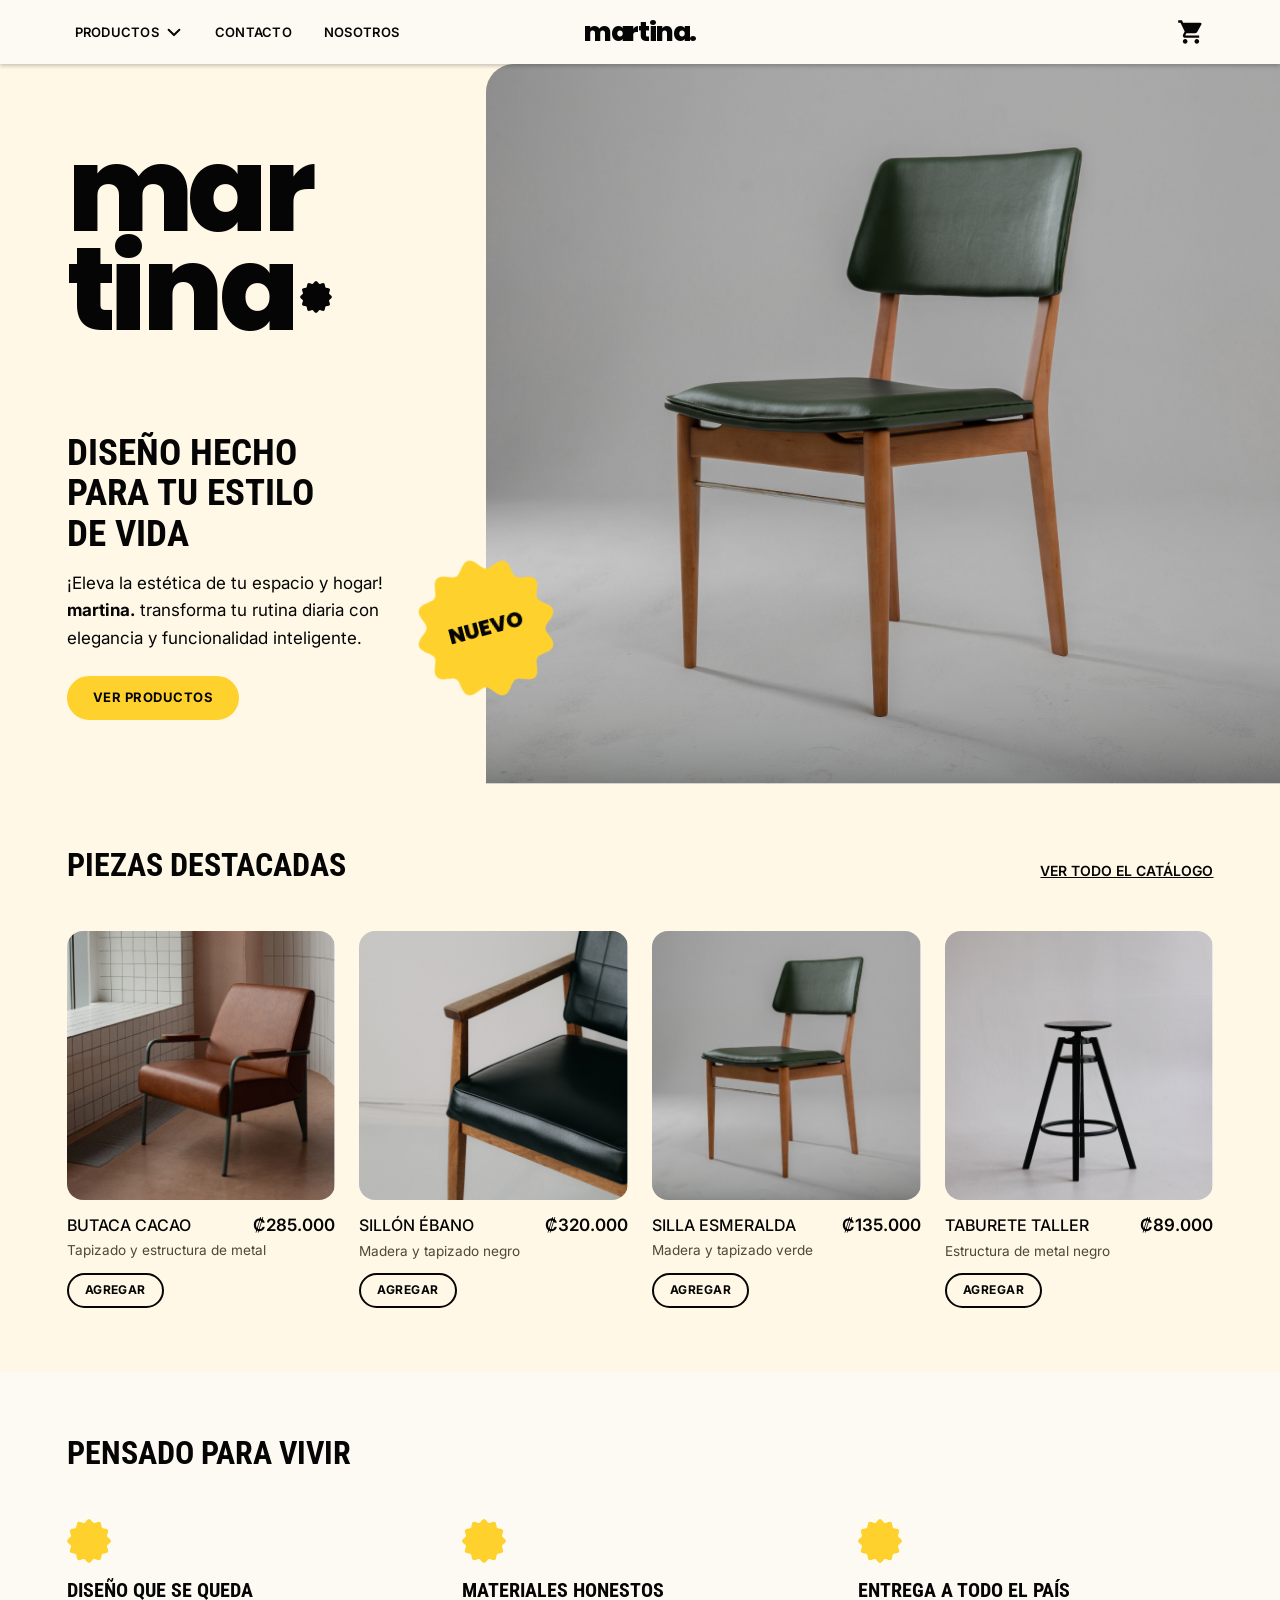
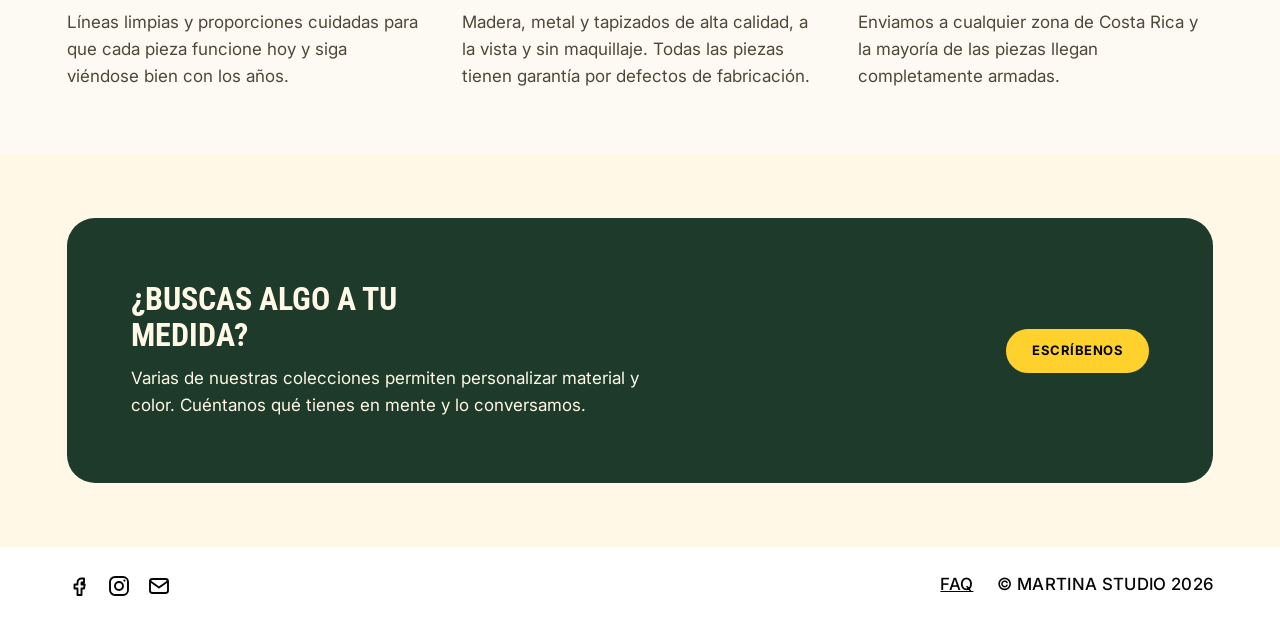
<file: index.html>
<!DOCTYPE html>
<html lang="es-CR">
<head>
  <meta charset="utf-8">
  <meta name="viewport" content="width=device-width, initial-scale=1">
  <title>martina. | Diseño hecho para tu estilo de vida</title>
  <meta name="description" content="martina. studio: mobiliario contemporáneo que une arquitectura, forma y funcionalidad. Sillas, butacas y taburetes con envío a todo Costa Rica.">
  <link rel="icon" href="img/favicon.svg" type="image/svg+xml">

  <!-- Bootstrap (desde CDN) -->
  <link rel="stylesheet" href="https://cdn.jsdelivr.net/npm/bootstrap@5.3.2/dist/css/bootstrap.min.css">
  <!-- Tipografías: Poppins (logo), Roboto Condensed (títulos), Inter (texto) -->
  <link rel="preconnect" href="https://fonts.googleapis.com">
  <link rel="preconnect" href="https://fonts.gstatic.com" crossorigin>
  <link rel="stylesheet" href="https://fonts.googleapis.com/css2?family=Inter:wght@300;400;500;600;700&family=Poppins:wght@800&family=Roboto+Condensed:wght@700&display=swap">
  <!-- Nuestros estilos (después de Bootstrap para poder personalizarlo) -->
  <link rel="stylesheet" href="css/estilos.css">
</head>
<body>
  <a class="salto" href="#contenido">Saltar al contenido</a>
  <header class="site-header">
    <nav class="navbar navbar-expand-lg" aria-label="Principal">
      <div class="container-fluid barra">
        <button class="navbar-toggler" type="button" data-bs-toggle="collapse" data-bs-target="#menu" aria-controls="menu" aria-expanded="false" aria-label="Abrir menú">
          <span class="navbar-toggler-icon"></span>
        </button>

        <div class="collapse navbar-collapse" id="menu">
          <ul class="navbar-nav align-items-lg-center gap-lg-3">
            <li class="nav-item dropdown">
              <div class="pastilla">
                <a class="nav-link" href="productos.html">Productos</a>
                <button class="nav-link dropdown-toggle flecha" type="button" data-bs-toggle="dropdown" aria-expanded="false">
                  <span class="visually-hidden">Mostrar categorías</span>
                </button>
                <ul class="dropdown-menu">
                  <li><a class="dropdown-item" href="productos.html">Todos los productos</a></li>
                  <li><a class="dropdown-item" href="productos.html#sillas">Sillas</a></li>
                  <li><a class="dropdown-item" href="productos.html#butacas">Butacas</a></li>
                  <li><a class="dropdown-item" href="productos.html#taburetes">Taburetes</a></li>
                  <li><a class="dropdown-item" href="productos.html#mecedoras">Mecedoras</a></li>
                </ul>
              </div>
            </li>
            <li class="nav-item"><a class="nav-link pastilla" href="contacto.html">Contacto</a></li>
            <li class="nav-item"><a class="nav-link pastilla" href="nosotros.html">Nosotros</a></li>
          </ul>
        </div>

        <a class="logo" href="index.html" aria-label="martina., ir al inicio">martina.</a>
        <a class="carrito-link" href="carrito.html" aria-label="Ver carrito de compras">
          <img src="img/icons/cart.svg" alt="" width="28" height="28">
        </a>
      </div>
    </nav>
  </header>

  <main id="contenido">
    <section class="hero" aria-labelledby="hero-titulo">
      <div class="hero-texto">
        <div class="wordmark hero-logo" role="img" aria-label="martina."><span aria-hidden="true">mar</span><span aria-hidden="true">tina<img class="punto" src="img/sello-negro.svg" alt=""></span></div>
        <div>
          <h1 class="hero-titulo" id="hero-titulo">Diseño hecho para tu estilo de vida</h1>
          <p class="hero-parrafo">¡Eleva la estética de tu espacio y hogar! <strong>martina.</strong> transforma tu rutina diaria con elegancia y funcionalidad inteligente.</p>
          <a class="btn btn-martina" href="productos.html">Ver productos</a>
        </div>
      </div>
      <div class="hero-foto">
        <!-- FOTO DEL INICIO: ideal 1600 x 1100 px (horizontal), JPG, menos de 250 KB.
             La actual (1182 x 860 px) funciona bien.
             La silla debe quedar al centro-derecha: el sello "NUEVO" tapa la esquina inferior izquierda. -->
        <img src="img/hero.jpg" width="1182" height="860" alt="Silla con asiento y respaldo tapizados en verde oscuro y patas de madera, sobre fondo gris">
        <span class="sello">Nuevo</span>
      </div>
    </section>

    <section class="seccion" aria-labelledby="destacados-titulo">
      <div class="contenedor">
        <div class="seccion-titulo">
          <h2 id="destacados-titulo">Piezas destacadas</h2>
          <a class="enlace-ver" href="productos.html">Ver todo el catálogo</a>
        </div>
        <ul class="rejilla rejilla-4">
        <li class="producto" id="butacas">
          <figure>
            <img src="img/butaca-cacao.jpg" alt="Butaca tapizada en marrón con estructura de metal verde oscuro junto a una ventana" width="274" height="284" loading="lazy">
          </figure>
          <div class="producto-datos">
            <h3 class="producto-nombre">Butaca Cacao</h3>
            <p class="producto-precio">₡285.000</p>
            <p class="producto-info">Tapizado y estructura de metal</p>
          </div>
          <a class="btn btn-martina-borde btn-chico" href="carrito.html">Agregar<span class="visually-hidden"> Butaca Cacao al carrito</span></a>
        </li>
        <li class="producto">
          <figure>
            <img src="img/sillon-ebano.jpg" alt="Detalle de sillón con brazos de madera y asiento tapizado en negro" width="274" height="284" loading="lazy">
          </figure>
          <div class="producto-datos">
            <h3 class="producto-nombre">Sillón Ébano</h3>
            <p class="producto-precio">₡320.000</p>
            <p class="producto-info">Madera y tapizado negro</p>
          </div>
          <a class="btn btn-martina-borde btn-chico" href="carrito.html">Agregar<span class="visually-hidden"> Sillón Ébano al carrito</span></a>
        </li>
        <li class="producto" id="sillas">
          <figure>
            <img src="img/silla-esmeralda.jpg" alt="Silla con asiento y respaldo tapizados en verde oscuro y patas de madera" width="274" height="284" loading="lazy">
          </figure>
          <div class="producto-datos">
            <h3 class="producto-nombre">Silla Esmeralda</h3>
            <p class="producto-precio">₡135.000</p>
            <p class="producto-info">Madera y tapizado verde</p>
          </div>
          <a class="btn btn-martina-borde btn-chico" href="carrito.html">Agregar<span class="visually-hidden"> Silla Esmeralda al carrito</span></a>
        </li>
        <li class="producto" id="taburetes">
          <figure>
            <img src="img/taburete-taller.jpg" alt="Taburete alto negro de metal con asiento redondo sobre fondo gris claro" width="274" height="284" loading="lazy">
          </figure>
          <div class="producto-datos">
            <h3 class="producto-nombre">Taburete Taller</h3>
            <p class="producto-precio">₡89.000</p>
            <p class="producto-info">Estructura de metal negro</p>
          </div>
          <a class="btn btn-martina-borde btn-chico" href="carrito.html">Agregar<span class="visually-hidden"> Taburete Taller al carrito</span></a>
        </li>
        </ul>
      </div>
    </section>

    <section class="seccion seccion-claro" aria-labelledby="valores-titulo">
      <div class="contenedor">
        <div class="seccion-titulo">
          <h2 id="valores-titulo">Pensado para vivir</h2>
        </div>
        <ul class="beneficios">
          <li>
            <h3>Diseño que se queda</h3>
            <p>Líneas limpias y proporciones cuidadas para que cada pieza funcione hoy y siga viéndose bien con los años.</p>
          </li>
          <li>
            <h3>Materiales honestos</h3>
            <p>Madera, metal y tapizados de alta calidad, a la vista y sin maquillaje. Todas las piezas tienen garantía por defectos de fabricación.</p>
          </li>
          <li>
            <h3>Entrega a todo el país</h3>
            <p>Enviamos a cualquier zona de Costa Rica y la mayoría de las piezas llegan completamente armadas.</p>
          </li>
        </ul>
      </div>
    </section>

    <section class="seccion" aria-labelledby="medida-titulo">
      <div class="contenedor">
        <div class="banda">
          <div>
            <h2 id="medida-titulo">¿Buscas algo a tu medida?</h2>
            <p>Varias de nuestras colecciones permiten personalizar material y color. Cuéntanos qué tienes en mente y lo conversamos.</p>
          </div>
          <a class="btn btn-martina" href="contacto.html">Escríbenos</a>
        </div>
      </div>
    </section>
  </main>

  <footer class="pie">
    <div class="pie-interior d-flex flex-wrap justify-content-between align-items-center gap-3">
      <ul class="list-unstyled d-flex gap-3 mb-0">
        <li><a href="https://www.facebook.com/martina.studio" target="_blank" rel="noopener noreferrer"><img src="img/icons/facebook.svg" alt="Facebook de martina. (se abre en una pestaña nueva)" width="24" height="24"></a></li>
        <li><a href="https://www.instagram.com/martina.studio" target="_blank" rel="noopener noreferrer"><img src="img/icons/instagram.svg" alt="Instagram de martina. (se abre en una pestaña nueva)" width="24" height="24"></a></li>
        <li><a href="mailto:martina@studio.com"><img src="img/icons/mail.svg" alt="Enviar correo a martina@studio.com" width="24" height="24"></a></li>
      </ul>
      <div class="d-flex flex-wrap align-items-center gap-2 gap-md-4">
        <a class="pie-texto" href="preguntas-frecuentes.html">FAQ</a>
        <p class="pie-texto">&copy; Martina Studio 2026</p>
      </div>
    </div>
  </footer>

  <!-- JavaScript de Bootstrap: hace funcionar el menú, el submenú y los acordeones -->
  <script src="https://cdn.jsdelivr.net/npm/bootstrap@5.3.2/dist/js/bootstrap.bundle.min.js"></script>
</body>
</html>
</file>
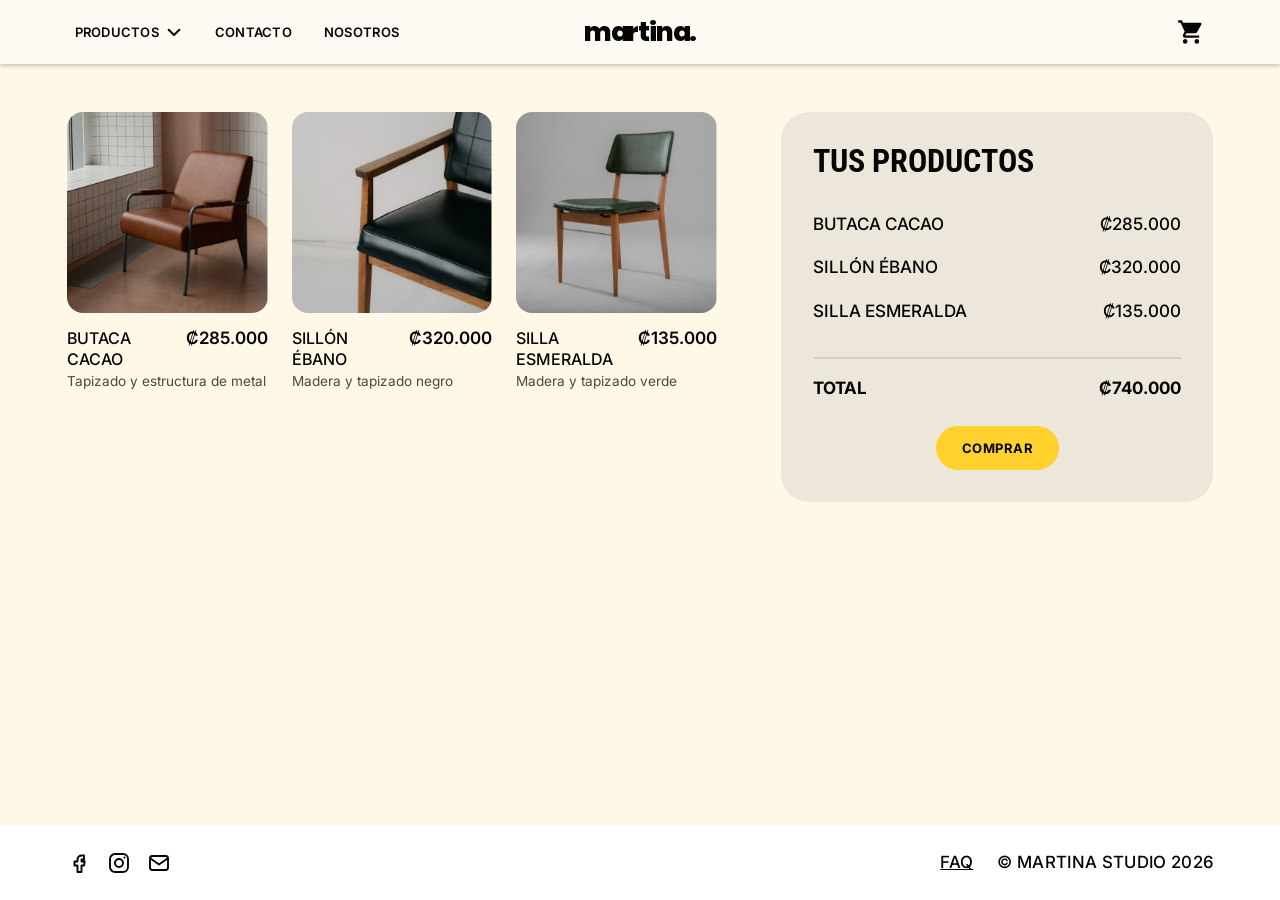
<file: carrito.html>
<!DOCTYPE html>
<html lang="es-CR">
<head>
  <meta charset="utf-8">
  <meta name="viewport" content="width=device-width, initial-scale=1">
  <title>Carrito | martina.</title>
  <meta name="description" content="Revisa tu carrito en martina. y confirma tu compra.">
  <link rel="icon" href="img/favicon.svg" type="image/svg+xml">

  <!-- Bootstrap (desde CDN) -->
  <link rel="stylesheet" href="https://cdn.jsdelivr.net/npm/bootstrap@5.3.2/dist/css/bootstrap.min.css">
  <!-- Tipografías: Poppins (logo), Roboto Condensed (títulos), Inter (texto) -->
  <link rel="preconnect" href="https://fonts.googleapis.com">
  <link rel="preconnect" href="https://fonts.gstatic.com" crossorigin>
  <link rel="stylesheet" href="https://fonts.googleapis.com/css2?family=Inter:wght@300;400;500;600;700&family=Poppins:wght@800&family=Roboto+Condensed:wght@700&display=swap">
  <!-- Nuestros estilos (después de Bootstrap para poder personalizarlo) -->
  <link rel="stylesheet" href="css/estilos.css">
</head>
<body>
  <a class="salto" href="#contenido">Saltar al contenido</a>
  <header class="site-header">
    <nav class="navbar navbar-expand-lg" aria-label="Principal">
      <div class="container-fluid barra">
        <button class="navbar-toggler" type="button" data-bs-toggle="collapse" data-bs-target="#menu" aria-controls="menu" aria-expanded="false" aria-label="Abrir menú">
          <span class="navbar-toggler-icon"></span>
        </button>

        <div class="collapse navbar-collapse" id="menu">
          <ul class="navbar-nav align-items-lg-center gap-lg-3">
            <li class="nav-item dropdown">
              <div class="pastilla">
                <a class="nav-link" href="productos.html">Productos</a>
                <button class="nav-link dropdown-toggle flecha" type="button" data-bs-toggle="dropdown" aria-expanded="false">
                  <span class="visually-hidden">Mostrar categorías</span>
                </button>
                <ul class="dropdown-menu">
                  <li><a class="dropdown-item" href="productos.html">Todos los productos</a></li>
                  <li><a class="dropdown-item" href="productos.html#sillas">Sillas</a></li>
                  <li><a class="dropdown-item" href="productos.html#butacas">Butacas</a></li>
                  <li><a class="dropdown-item" href="productos.html#taburetes">Taburetes</a></li>
                  <li><a class="dropdown-item" href="productos.html#mecedoras">Mecedoras</a></li>
                </ul>
              </div>
            </li>
            <li class="nav-item"><a class="nav-link pastilla" href="contacto.html">Contacto</a></li>
            <li class="nav-item"><a class="nav-link pastilla" href="nosotros.html">Nosotros</a></li>
          </ul>
        </div>

        <a class="logo" href="index.html" aria-label="martina., ir al inicio">martina.</a>
        <a class="carrito-link" href="carrito.html" aria-label="Ver carrito de compras" aria-current="page">
          <img src="img/icons/cart.svg" alt="" width="28" height="28">
        </a>
      </div>
    </nav>
  </header>

  <main id="contenido" class="carrito contenedor">
    <section aria-labelledby="carrito-titulo">
      <h1 class="visually-hidden" id="carrito-titulo">Carrito de compras</h1>
      <!-- Ejemplo de carrito con 3 productos (sitio estático, sin base de datos) -->
      <ul class="carrito-lista">
          <li class="producto">
            <figure>
              <img src="img/butaca-cacao.jpg" alt="Butaca tapizada en marrón con estructura de metal verde oscuro junto a una ventana" width="274" height="284" loading="lazy">
            </figure>
            <div class="producto-datos">
              <h3 class="producto-nombre">Butaca Cacao</h3>
              <p class="producto-precio">₡285.000</p>
              <p class="producto-info">Tapizado y estructura de metal</p>
            </div>
          </li>
          <li class="producto">
            <figure>
              <img src="img/sillon-ebano.jpg" alt="Detalle de sillón con brazos de madera y asiento tapizado en negro" width="274" height="284" loading="lazy">
            </figure>
            <div class="producto-datos">
              <h3 class="producto-nombre">Sillón Ébano</h3>
              <p class="producto-precio">₡320.000</p>
              <p class="producto-info">Madera y tapizado negro</p>
            </div>
          </li>
          <li class="producto">
            <figure>
              <img src="img/silla-esmeralda.jpg" alt="Silla con asiento y respaldo tapizados en verde oscuro y patas de madera" width="274" height="284" loading="lazy">
            </figure>
            <div class="producto-datos">
              <h3 class="producto-nombre">Silla Esmeralda</h3>
              <p class="producto-precio">₡135.000</p>
              <p class="producto-info">Madera y tapizado verde</p>
            </div>
          </li>
      </ul>
    </section>

    <aside class="resumen" aria-labelledby="resumen-titulo">
      <h2 id="resumen-titulo">Tus productos</h2>
      <ul>
          <li class="resumen-linea"><span>Butaca Cacao</span><span>₡285.000</span></li>
          <li class="resumen-linea"><span>Sillón Ébano</span><span>₡320.000</span></li>
          <li class="resumen-linea"><span>Silla Esmeralda</span><span>₡135.000</span></li>
      </ul>
      <p class="resumen-linea resumen-total"><span>Total</span><span>₡740.000</span></p>
      <a class="btn btn-martina" href="gracias.html">Comprar</a>
    </aside>
  </main>

  <footer class="pie">
    <div class="pie-interior d-flex flex-wrap justify-content-between align-items-center gap-3">
      <ul class="list-unstyled d-flex gap-3 mb-0">
        <li><a href="https://www.facebook.com/martina.studio" target="_blank" rel="noopener noreferrer"><img src="img/icons/facebook.svg" alt="Facebook de martina. (se abre en una pestaña nueva)" width="24" height="24"></a></li>
        <li><a href="https://www.instagram.com/martina.studio" target="_blank" rel="noopener noreferrer"><img src="img/icons/instagram.svg" alt="Instagram de martina. (se abre en una pestaña nueva)" width="24" height="24"></a></li>
        <li><a href="mailto:martina@studio.com"><img src="img/icons/mail.svg" alt="Enviar correo a martina@studio.com" width="24" height="24"></a></li>
      </ul>
      <div class="d-flex flex-wrap align-items-center gap-2 gap-md-4">
        <a class="pie-texto" href="preguntas-frecuentes.html">FAQ</a>
        <p class="pie-texto">&copy; Martina Studio 2026</p>
      </div>
    </div>
  </footer>

  <!-- JavaScript de Bootstrap: hace funcionar el menú, el submenú y los acordeones -->
  <script src="https://cdn.jsdelivr.net/npm/bootstrap@5.3.2/dist/js/bootstrap.bundle.min.js"></script>
</body>
</html>
</file>
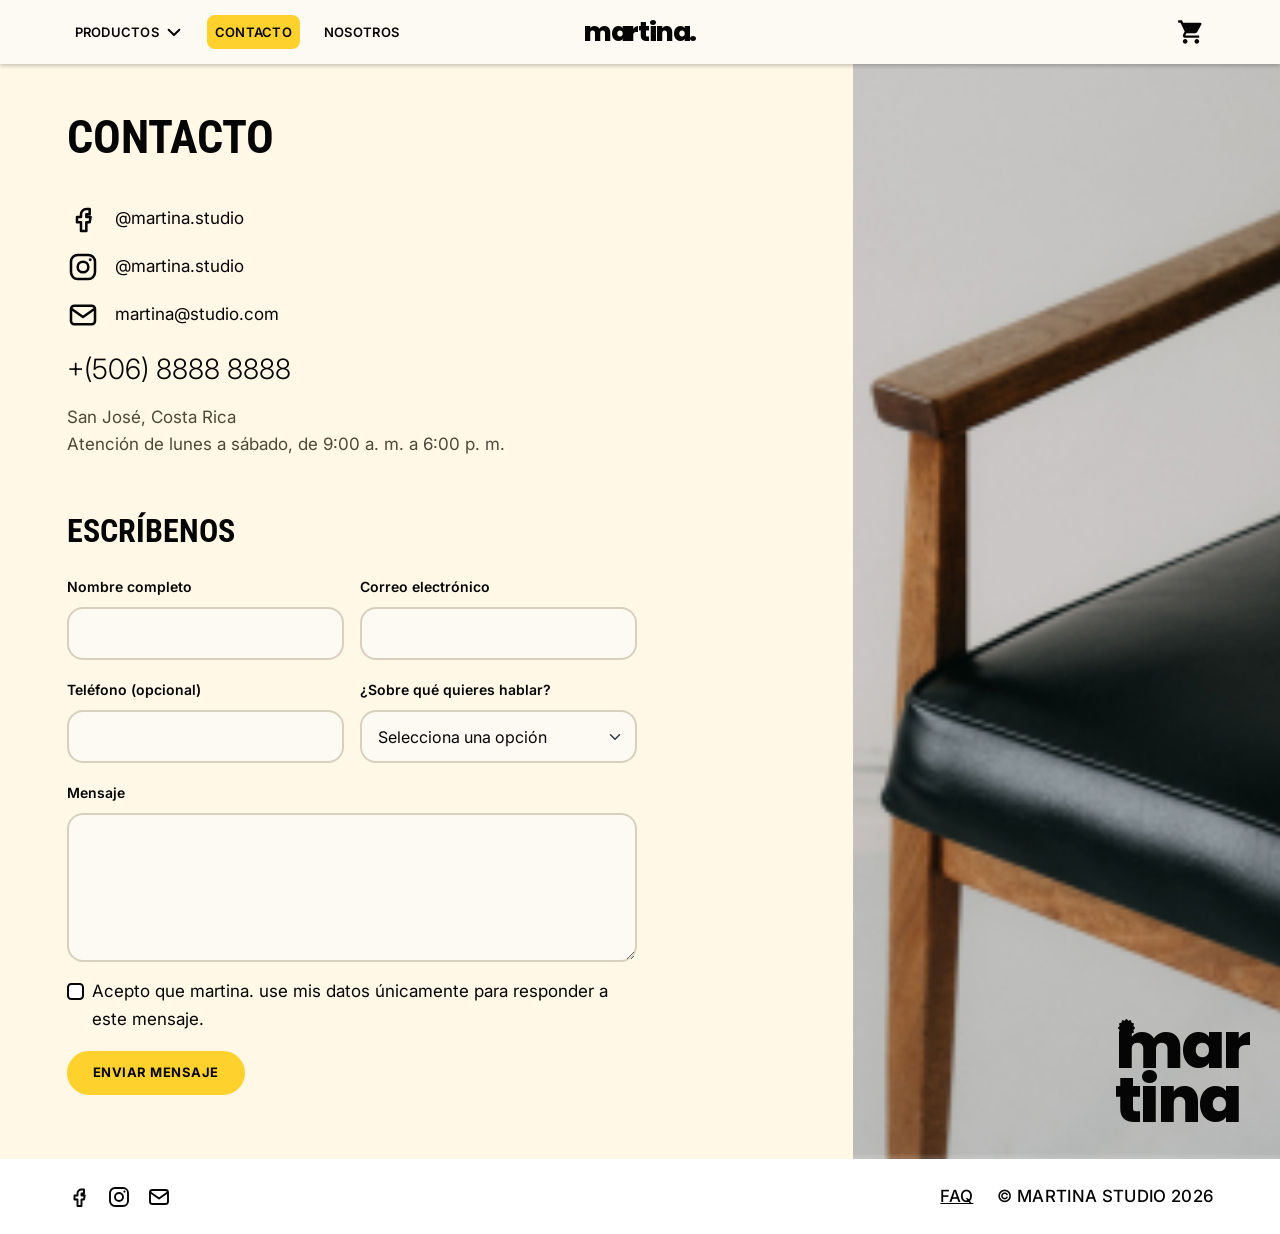
<file: contacto.html>
<!DOCTYPE html>
<html lang="es-CR">
<head>
  <meta charset="utf-8">
  <meta name="viewport" content="width=device-width, initial-scale=1">
  <title>Contacto | martina.</title>
  <meta name="description" content="Escríbenos a martina. studio por Instagram, Facebook, correo, teléfono o con el formulario.">
  <link rel="icon" href="img/favicon.svg" type="image/svg+xml">

  <!-- Bootstrap (desde CDN) -->
  <link rel="stylesheet" href="https://cdn.jsdelivr.net/npm/bootstrap@5.3.2/dist/css/bootstrap.min.css">
  <!-- Tipografías: Poppins (logo), Roboto Condensed (títulos), Inter (texto) -->
  <link rel="preconnect" href="https://fonts.googleapis.com">
  <link rel="preconnect" href="https://fonts.gstatic.com" crossorigin>
  <link rel="stylesheet" href="https://fonts.googleapis.com/css2?family=Inter:wght@300;400;500;600;700&family=Poppins:wght@800&family=Roboto+Condensed:wght@700&display=swap">
  <!-- Nuestros estilos (después de Bootstrap para poder personalizarlo) -->
  <link rel="stylesheet" href="css/estilos.css">
</head>
<body>
  <a class="salto" href="#contenido">Saltar al contenido</a>
  <header class="site-header">
    <nav class="navbar navbar-expand-lg" aria-label="Principal">
      <div class="container-fluid barra">
        <button class="navbar-toggler" type="button" data-bs-toggle="collapse" data-bs-target="#menu" aria-controls="menu" aria-expanded="false" aria-label="Abrir menú">
          <span class="navbar-toggler-icon"></span>
        </button>

        <div class="collapse navbar-collapse" id="menu">
          <ul class="navbar-nav align-items-lg-center gap-lg-3">
            <li class="nav-item dropdown">
              <div class="pastilla">
                <a class="nav-link" href="productos.html">Productos</a>
                <button class="nav-link dropdown-toggle flecha" type="button" data-bs-toggle="dropdown" aria-expanded="false">
                  <span class="visually-hidden">Mostrar categorías</span>
                </button>
                <ul class="dropdown-menu">
                  <li><a class="dropdown-item" href="productos.html">Todos los productos</a></li>
                  <li><a class="dropdown-item" href="productos.html#sillas">Sillas</a></li>
                  <li><a class="dropdown-item" href="productos.html#butacas">Butacas</a></li>
                  <li><a class="dropdown-item" href="productos.html#taburetes">Taburetes</a></li>
                  <li><a class="dropdown-item" href="productos.html#mecedoras">Mecedoras</a></li>
                </ul>
              </div>
            </li>
            <li class="nav-item"><a class="nav-link pastilla activa" href="contacto.html" aria-current="page">Contacto</a></li>
            <li class="nav-item"><a class="nav-link pastilla" href="nosotros.html">Nosotros</a></li>
          </ul>
        </div>

        <a class="logo" href="index.html" aria-label="martina., ir al inicio">martina.</a>
        <a class="carrito-link" href="carrito.html" aria-label="Ver carrito de compras">
          <img src="img/icons/cart.svg" alt="" width="28" height="28">
        </a>
      </div>
    </nav>
  </header>

  <main id="contenido" class="contacto">
    <div class="contacto-info">
      <h1>Contacto</h1>
      <ul class="contacto-lista">
        <li><img src="img/icons/facebook.svg" alt="" width="32" height="32"><a href="https://www.facebook.com/martina.studio" target="_blank" rel="noopener noreferrer">@martina.studio<span class="visually-hidden"> en Facebook</span></a></li>
        <li><img src="img/icons/instagram.svg" alt="" width="32" height="32"><a href="https://www.instagram.com/martina.studio" target="_blank" rel="noopener noreferrer">@martina.studio<span class="visually-hidden"> en Instagram</span></a></li>
        <li><img src="img/icons/mail.svg" alt="" width="32" height="32"><a href="mailto:martina@studio.com">martina@studio.com</a></li>
      </ul>
      <a class="contacto-tel" href="tel:+50688888888">+(506) 8888 8888</a>
      <address class="contacto-datos">San José, Costa Rica<br>Atención de lunes a sábado, de 9:00 a. m. a 6:00 p. m.</address>

      <h2>Escríbenos</h2>
      <!-- Formulario con validación de HTML5. data-netlify="true" permite recibir los mensajes si se publica en Netlify -->
      <form name="contacto" method="post" action="gracias.html" data-netlify="true">
        <div class="row g-3">
          <div class="col-md-6">
            <label class="form-label" for="nombre">Nombre completo</label>
            <input class="form-control" id="nombre" name="nombre" type="text" autocomplete="name" minlength="2" maxlength="80" required>
          </div>
          <div class="col-md-6">
            <label class="form-label" for="correo">Correo electrónico</label>
            <input class="form-control" id="correo" name="correo" type="email" autocomplete="email" required>
          </div>
          <div class="col-md-6">
            <label class="form-label" for="telefono">Teléfono (opcional)</label>
            <input class="form-control" id="telefono" name="telefono" type="tel" autocomplete="tel" pattern="[0-9+()\s\-]{8,20}" title="Solo números, espacios, paréntesis, + o guiones (mínimo 8 dígitos)">
          </div>
          <div class="col-md-6">
            <label class="form-label" for="asunto">¿Sobre qué quieres hablar?</label>
            <select class="form-select" id="asunto" name="asunto" required>
              <option value="">Selecciona una opción</option>
              <option value="producto">Consulta sobre un producto</option>
              <option value="personalizado">Pieza personalizada</option>
              <option value="envios">Envíos y entregas</option>
              <option value="otro">Otro tema</option>
            </select>
          </div>
          <div class="col-12">
            <label class="form-label" for="mensaje">Mensaje</label>
            <textarea class="form-control" id="mensaje" name="mensaje" rows="5" minlength="10" maxlength="600" required></textarea>
          </div>
          <div class="col-12">
            <div class="form-check">
              <input class="form-check-input" type="checkbox" id="consentimiento" name="consentimiento" required>
              <label class="form-check-label" for="consentimiento">Acepto que martina. use mis datos únicamente para responder a este mensaje.</label>
            </div>
          </div>
          <div class="col-12">
            <button class="btn btn-martina" type="submit">Enviar mensaje</button>
          </div>
        </div>
      </form>
    </div>

    <div class="contacto-foto">
      <!-- FOTO DE CONTACTO: ideal 1000 x 1500 px (vertical 2:3), JPG, menos de 250 KB.
           La actual (274 x 284 px) se ve borrosa a este tamaño: usa la foto original del sillón negro con brazos de madera.
           Deja libre la esquina inferior derecha para el logo. -->
      <img src="img/sillon-ebano.jpg" width="274" height="284" alt="Sillón con brazos de madera y asiento tapizado en negro">
      <div class="wordmark " role="img" aria-label="martina."><span aria-hidden="true">mar</span><span aria-hidden="true">tina<img class="punto" src="img/sello-negro.svg" alt=""></span></div>
    </div>
  </main>

  <footer class="pie">
    <div class="pie-interior d-flex flex-wrap justify-content-between align-items-center gap-3">
      <ul class="list-unstyled d-flex gap-3 mb-0">
        <li><a href="https://www.facebook.com/martina.studio" target="_blank" rel="noopener noreferrer"><img src="img/icons/facebook.svg" alt="Facebook de martina. (se abre en una pestaña nueva)" width="24" height="24"></a></li>
        <li><a href="https://www.instagram.com/martina.studio" target="_blank" rel="noopener noreferrer"><img src="img/icons/instagram.svg" alt="Instagram de martina. (se abre en una pestaña nueva)" width="24" height="24"></a></li>
        <li><a href="mailto:martina@studio.com"><img src="img/icons/mail.svg" alt="Enviar correo a martina@studio.com" width="24" height="24"></a></li>
      </ul>
      <div class="d-flex flex-wrap align-items-center gap-2 gap-md-4">
        <a class="pie-texto" href="preguntas-frecuentes.html">FAQ</a>
        <p class="pie-texto">&copy; Martina Studio 2026</p>
      </div>
    </div>
  </footer>

  <!-- JavaScript de Bootstrap: hace funcionar el menú, el submenú y los acordeones -->
  <script src="https://cdn.jsdelivr.net/npm/bootstrap@5.3.2/dist/js/bootstrap.bundle.min.js"></script>
</body>
</html>
</file>
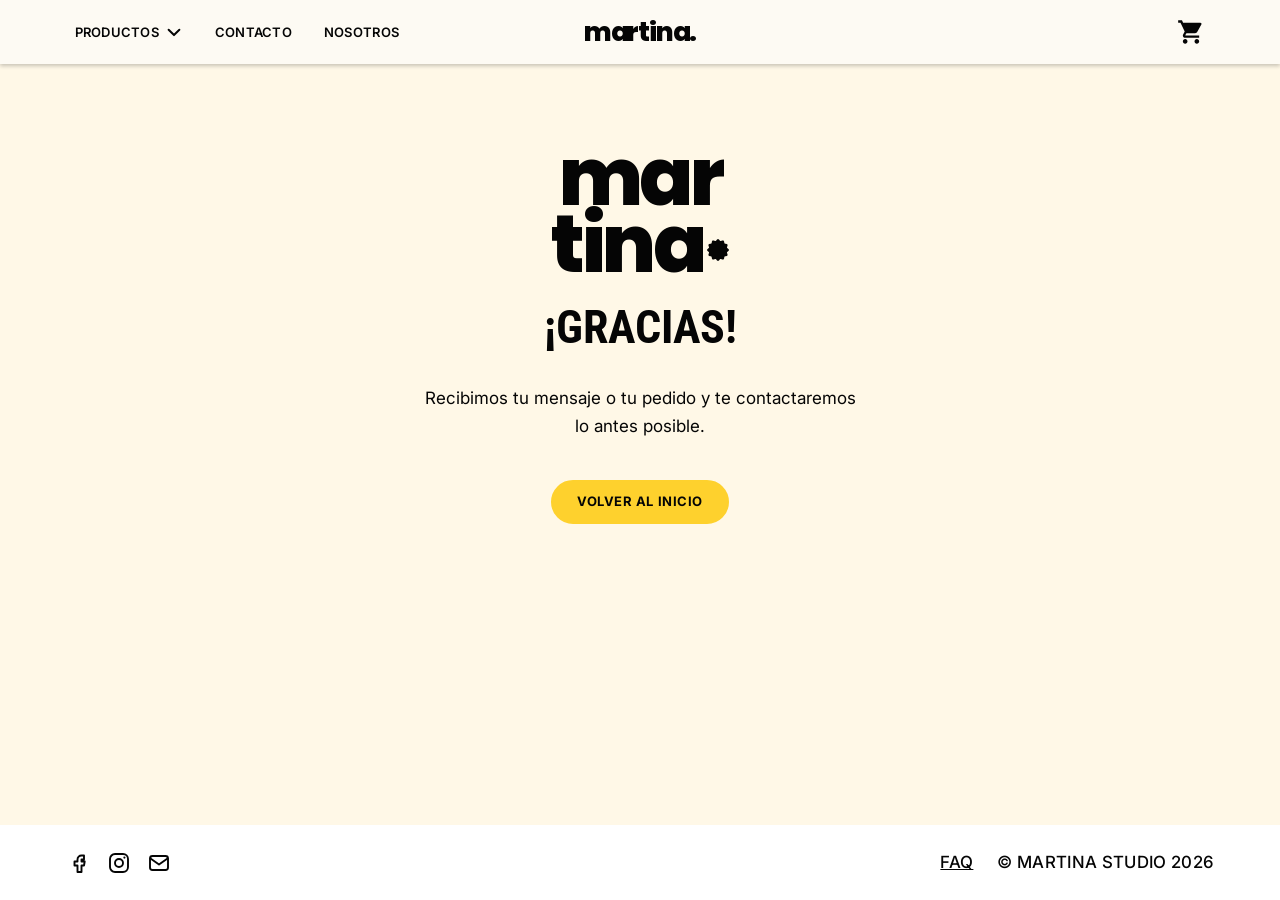
<file: gracias.html>
<!DOCTYPE html>
<html lang="es-CR">
<head>
  <meta charset="utf-8">
  <meta name="viewport" content="width=device-width, initial-scale=1">
  <title>¡Gracias! | martina.</title>
  <meta name="description" content="Gracias por tu mensaje o tu compra en martina.">
  <link rel="icon" href="img/favicon.svg" type="image/svg+xml">

  <!-- Bootstrap (desde CDN) -->
  <link rel="stylesheet" href="https://cdn.jsdelivr.net/npm/bootstrap@5.3.2/dist/css/bootstrap.min.css">
  <!-- Tipografías: Poppins (logo), Roboto Condensed (títulos), Inter (texto) -->
  <link rel="preconnect" href="https://fonts.googleapis.com">
  <link rel="preconnect" href="https://fonts.gstatic.com" crossorigin>
  <link rel="stylesheet" href="https://fonts.googleapis.com/css2?family=Inter:wght@300;400;500;600;700&family=Poppins:wght@800&family=Roboto+Condensed:wght@700&display=swap">
  <!-- Nuestros estilos (después de Bootstrap para poder personalizarlo) -->
  <link rel="stylesheet" href="css/estilos.css">
</head>
<body>
  <a class="salto" href="#contenido">Saltar al contenido</a>
  <header class="site-header">
    <nav class="navbar navbar-expand-lg" aria-label="Principal">
      <div class="container-fluid barra">
        <button class="navbar-toggler" type="button" data-bs-toggle="collapse" data-bs-target="#menu" aria-controls="menu" aria-expanded="false" aria-label="Abrir menú">
          <span class="navbar-toggler-icon"></span>
        </button>

        <div class="collapse navbar-collapse" id="menu">
          <ul class="navbar-nav align-items-lg-center gap-lg-3">
            <li class="nav-item dropdown">
              <div class="pastilla">
                <a class="nav-link" href="productos.html">Productos</a>
                <button class="nav-link dropdown-toggle flecha" type="button" data-bs-toggle="dropdown" aria-expanded="false">
                  <span class="visually-hidden">Mostrar categorías</span>
                </button>
                <ul class="dropdown-menu">
                  <li><a class="dropdown-item" href="productos.html">Todos los productos</a></li>
                  <li><a class="dropdown-item" href="productos.html#sillas">Sillas</a></li>
                  <li><a class="dropdown-item" href="productos.html#butacas">Butacas</a></li>
                  <li><a class="dropdown-item" href="productos.html#taburetes">Taburetes</a></li>
                  <li><a class="dropdown-item" href="productos.html#mecedoras">Mecedoras</a></li>
                </ul>
              </div>
            </li>
            <li class="nav-item"><a class="nav-link pastilla" href="contacto.html">Contacto</a></li>
            <li class="nav-item"><a class="nav-link pastilla" href="nosotros.html">Nosotros</a></li>
          </ul>
        </div>

        <a class="logo" href="index.html" aria-label="martina., ir al inicio">martina.</a>
        <a class="carrito-link" href="carrito.html" aria-label="Ver carrito de compras">
          <img src="img/icons/cart.svg" alt="" width="28" height="28">
        </a>
      </div>
    </nav>
  </header>

  <main id="contenido">
    <div class="aviso">
      <div class="wordmark " role="img" aria-label="martina."><span aria-hidden="true">mar</span><span aria-hidden="true">tina<img class="punto" src="img/sello-negro.svg" alt=""></span></div>
      <h1>¡Gracias!</h1>
      <p>Recibimos tu mensaje o tu pedido y te contactaremos lo antes posible.</p>
      <a class="btn btn-martina" href="index.html">Volver al inicio</a>
    </div>
  </main>

  <footer class="pie">
    <div class="pie-interior d-flex flex-wrap justify-content-between align-items-center gap-3">
      <ul class="list-unstyled d-flex gap-3 mb-0">
        <li><a href="https://www.facebook.com/martina.studio" target="_blank" rel="noopener noreferrer"><img src="img/icons/facebook.svg" alt="Facebook de martina. (se abre en una pestaña nueva)" width="24" height="24"></a></li>
        <li><a href="https://www.instagram.com/martina.studio" target="_blank" rel="noopener noreferrer"><img src="img/icons/instagram.svg" alt="Instagram de martina. (se abre en una pestaña nueva)" width="24" height="24"></a></li>
        <li><a href="mailto:martina@studio.com"><img src="img/icons/mail.svg" alt="Enviar correo a martina@studio.com" width="24" height="24"></a></li>
      </ul>
      <div class="d-flex flex-wrap align-items-center gap-2 gap-md-4">
        <a class="pie-texto" href="preguntas-frecuentes.html">FAQ</a>
        <p class="pie-texto">&copy; Martina Studio 2026</p>
      </div>
    </div>
  </footer>

  <!-- JavaScript de Bootstrap: hace funcionar el menú, el submenú y los acordeones -->
  <script src="https://cdn.jsdelivr.net/npm/bootstrap@5.3.2/dist/js/bootstrap.bundle.min.js"></script>
</body>
</html>
</file>
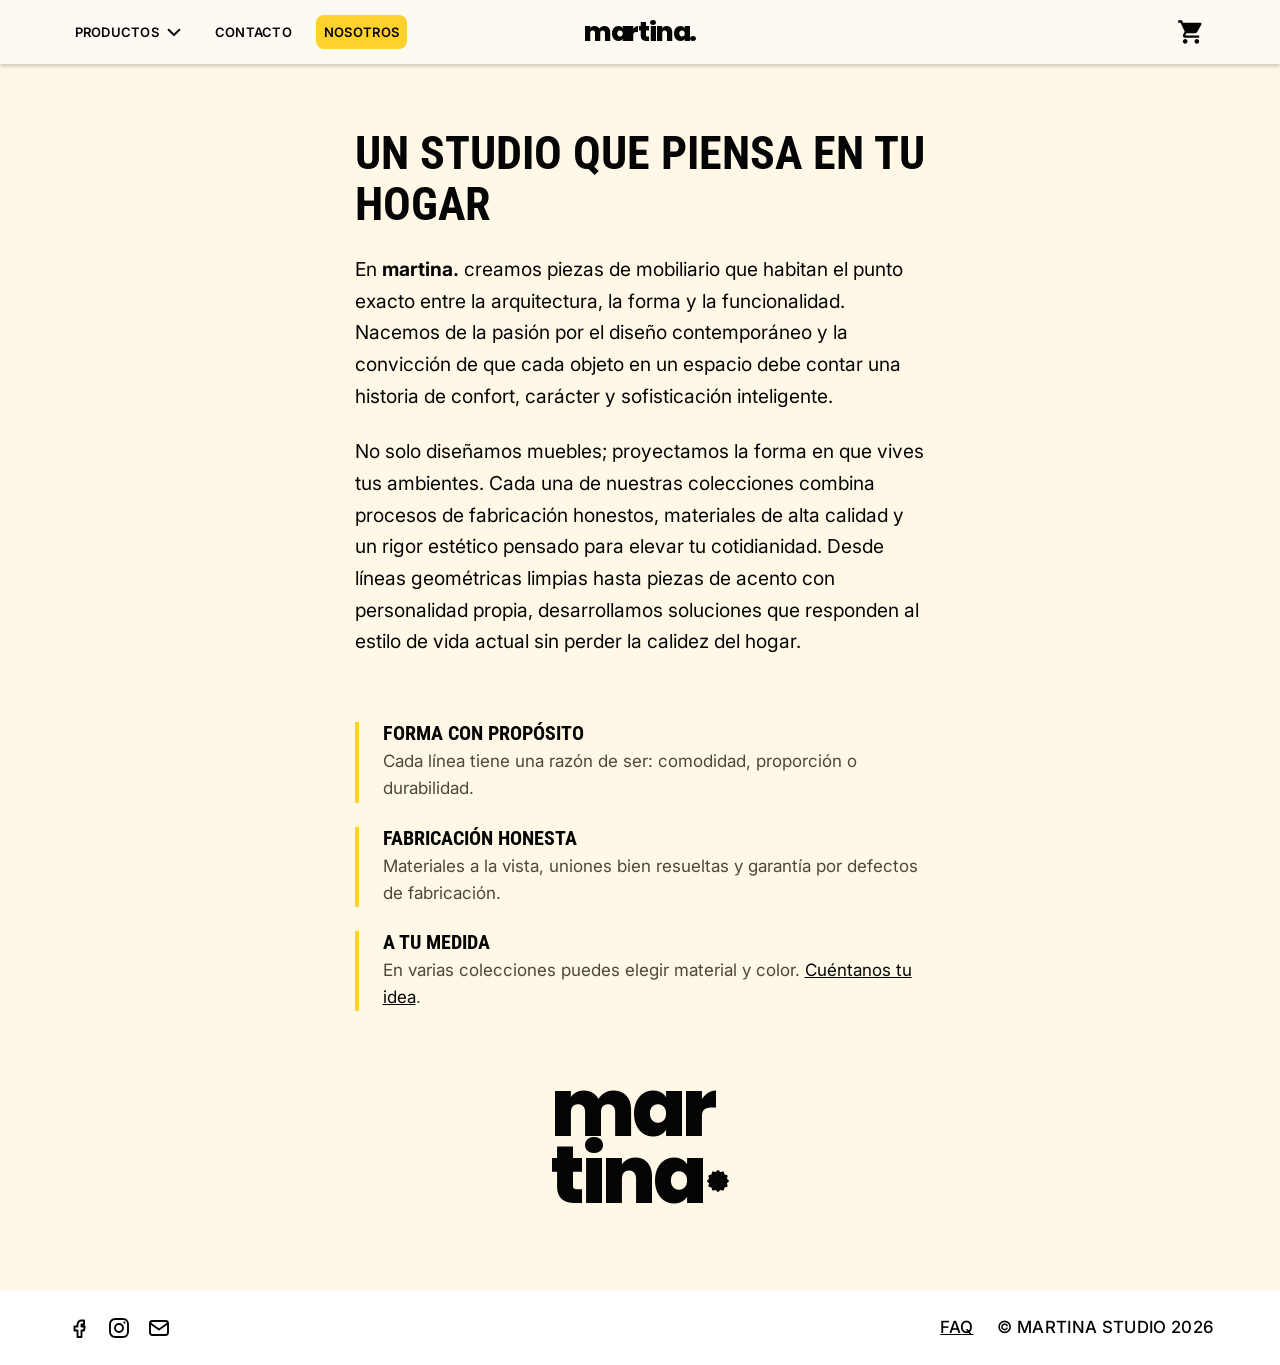
<file: nosotros.html>
<!DOCTYPE html>
<html lang="es-CR">
<head>
  <meta charset="utf-8">
  <meta name="viewport" content="width=device-width, initial-scale=1">
  <title>Nosotros | martina.</title>
  <meta name="description" content="Conoce a martina. studio: un estudio de mobiliario contemporáneo que piensa en tu hogar.">
  <link rel="icon" href="img/favicon.svg" type="image/svg+xml">

  <!-- Bootstrap (desde CDN) -->
  <link rel="stylesheet" href="https://cdn.jsdelivr.net/npm/bootstrap@5.3.2/dist/css/bootstrap.min.css">
  <!-- Tipografías: Poppins (logo), Roboto Condensed (títulos), Inter (texto) -->
  <link rel="preconnect" href="https://fonts.googleapis.com">
  <link rel="preconnect" href="https://fonts.gstatic.com" crossorigin>
  <link rel="stylesheet" href="https://fonts.googleapis.com/css2?family=Inter:wght@300;400;500;600;700&family=Poppins:wght@800&family=Roboto+Condensed:wght@700&display=swap">
  <!-- Nuestros estilos (después de Bootstrap para poder personalizarlo) -->
  <link rel="stylesheet" href="css/estilos.css">
</head>
<body>
  <a class="salto" href="#contenido">Saltar al contenido</a>
  <header class="site-header">
    <nav class="navbar navbar-expand-lg" aria-label="Principal">
      <div class="container-fluid barra">
        <button class="navbar-toggler" type="button" data-bs-toggle="collapse" data-bs-target="#menu" aria-controls="menu" aria-expanded="false" aria-label="Abrir menú">
          <span class="navbar-toggler-icon"></span>
        </button>

        <div class="collapse navbar-collapse" id="menu">
          <ul class="navbar-nav align-items-lg-center gap-lg-3">
            <li class="nav-item dropdown">
              <div class="pastilla">
                <a class="nav-link" href="productos.html">Productos</a>
                <button class="nav-link dropdown-toggle flecha" type="button" data-bs-toggle="dropdown" aria-expanded="false">
                  <span class="visually-hidden">Mostrar categorías</span>
                </button>
                <ul class="dropdown-menu">
                  <li><a class="dropdown-item" href="productos.html">Todos los productos</a></li>
                  <li><a class="dropdown-item" href="productos.html#sillas">Sillas</a></li>
                  <li><a class="dropdown-item" href="productos.html#butacas">Butacas</a></li>
                  <li><a class="dropdown-item" href="productos.html#taburetes">Taburetes</a></li>
                  <li><a class="dropdown-item" href="productos.html#mecedoras">Mecedoras</a></li>
                </ul>
              </div>
            </li>
            <li class="nav-item"><a class="nav-link pastilla" href="contacto.html">Contacto</a></li>
            <li class="nav-item"><a class="nav-link pastilla activa" href="nosotros.html" aria-current="page">Nosotros</a></li>
          </ul>
        </div>

        <a class="logo" href="index.html" aria-label="martina., ir al inicio">martina.</a>
        <a class="carrito-link" href="carrito.html" aria-label="Ver carrito de compras">
          <img src="img/icons/cart.svg" alt="" width="28" height="28">
        </a>
      </div>
    </nav>
  </header>

  <main id="contenido">
    <article class="nosotros">
      <h1>Un studio que piensa en tu hogar</h1>
      <p class="nosotros-texto">En <strong>martina.</strong> creamos piezas de mobiliario que habitan el punto exacto entre la arquitectura, la forma y la funcionalidad. Nacemos de la pasión por el diseño contemporáneo y la convicción de que cada objeto en un espacio debe contar una historia de confort, carácter y sofisticación inteligente.</p>
      <p class="nosotros-texto">No solo diseñamos muebles; proyectamos la forma en que vives tus ambientes. Cada una de nuestras colecciones combina procesos de fabricación honestos, materiales de alta calidad y un rigor estético pensado para elevar tu cotidianidad. Desde líneas geométricas limpias hasta piezas de acento con personalidad propia, desarrollamos soluciones que responden al estilo de vida actual sin perder la calidez del hogar.</p>

      <h2 class="visually-hidden">Cómo trabajamos</h2>
      <ul class="pilares">
        <li>
          <h3>Forma con propósito</h3>
          <p>Cada línea tiene una razón de ser: comodidad, proporción o durabilidad.</p>
        </li>
        <li>
          <h3>Fabricación honesta</h3>
          <p>Materiales a la vista, uniones bien resueltas y garantía por defectos de fabricación.</p>
        </li>
        <li>
          <h3>A tu medida</h3>
          <p>En varias colecciones puedes elegir material y color. <a href="contacto.html">Cuéntanos tu idea</a>.</p>
        </li>
      </ul>

      <div class="wordmark " role="img" aria-label="martina."><span aria-hidden="true">mar</span><span aria-hidden="true">tina<img class="punto" src="img/sello-negro.svg" alt=""></span></div>
    </article>
  </main>

  <footer class="pie">
    <div class="pie-interior d-flex flex-wrap justify-content-between align-items-center gap-3">
      <ul class="list-unstyled d-flex gap-3 mb-0">
        <li><a href="https://www.facebook.com/martina.studio" target="_blank" rel="noopener noreferrer"><img src="img/icons/facebook.svg" alt="Facebook de martina. (se abre en una pestaña nueva)" width="24" height="24"></a></li>
        <li><a href="https://www.instagram.com/martina.studio" target="_blank" rel="noopener noreferrer"><img src="img/icons/instagram.svg" alt="Instagram de martina. (se abre en una pestaña nueva)" width="24" height="24"></a></li>
        <li><a href="mailto:martina@studio.com"><img src="img/icons/mail.svg" alt="Enviar correo a martina@studio.com" width="24" height="24"></a></li>
      </ul>
      <div class="d-flex flex-wrap align-items-center gap-2 gap-md-4">
        <a class="pie-texto" href="preguntas-frecuentes.html">FAQ</a>
        <p class="pie-texto">&copy; Martina Studio 2026</p>
      </div>
    </div>
  </footer>

  <!-- JavaScript de Bootstrap: hace funcionar el menú, el submenú y los acordeones -->
  <script src="https://cdn.jsdelivr.net/npm/bootstrap@5.3.2/dist/js/bootstrap.bundle.min.js"></script>
</body>
</html>
</file>
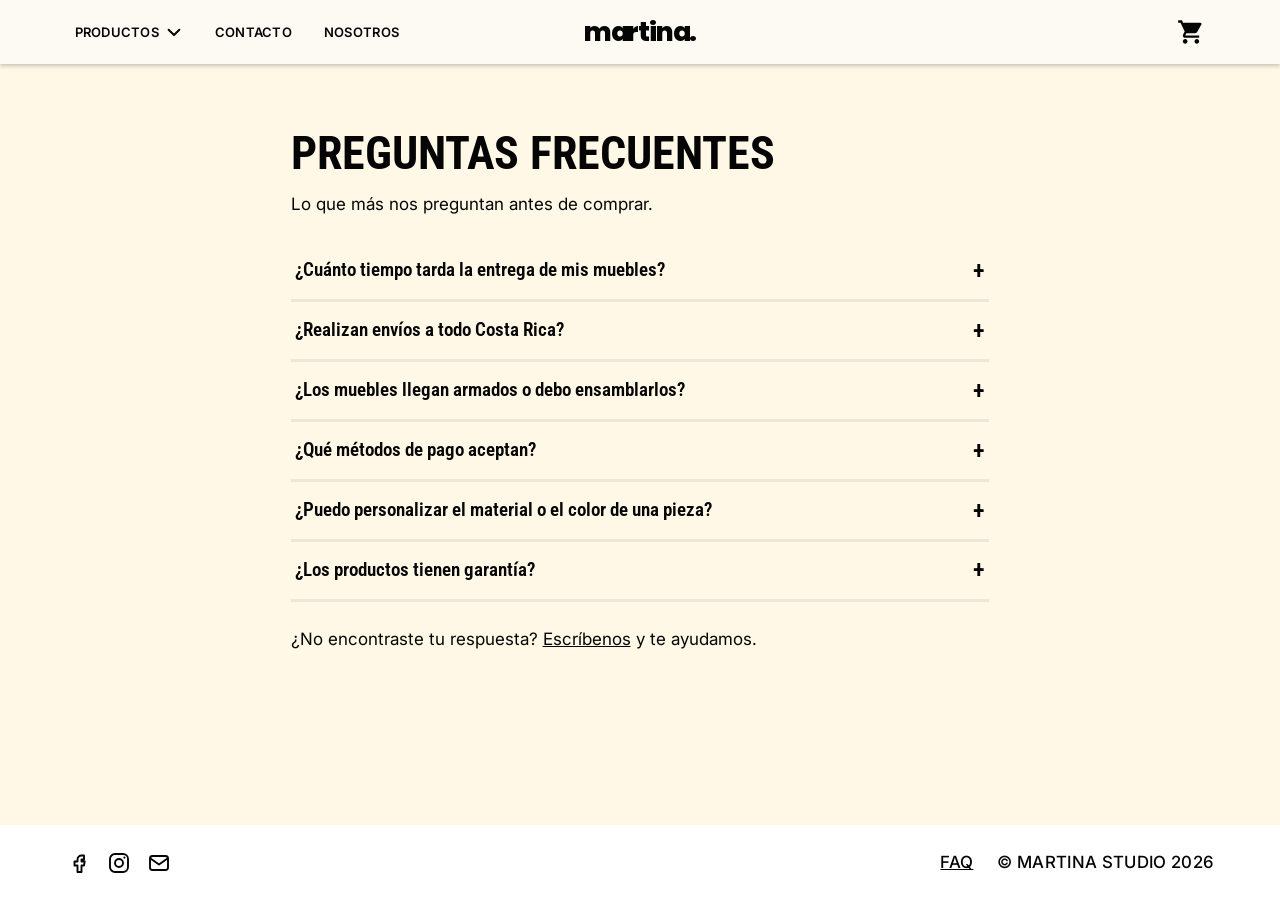
<file: preguntas-frecuentes.html>
<!DOCTYPE html>
<html lang="es-CR">
<head>
  <meta charset="utf-8">
  <meta name="viewport" content="width=device-width, initial-scale=1">
  <title>Preguntas frecuentes | martina.</title>
  <meta name="description" content="Resolvemos tus dudas sobre entregas, envíos, armado, pagos, personalización y garantía de los muebles de martina.">
  <link rel="icon" href="img/favicon.svg" type="image/svg+xml">

  <!-- Bootstrap (desde CDN) -->
  <link rel="stylesheet" href="https://cdn.jsdelivr.net/npm/bootstrap@5.3.2/dist/css/bootstrap.min.css">
  <!-- Tipografías: Poppins (logo), Roboto Condensed (títulos), Inter (texto) -->
  <link rel="preconnect" href="https://fonts.googleapis.com">
  <link rel="preconnect" href="https://fonts.gstatic.com" crossorigin>
  <link rel="stylesheet" href="https://fonts.googleapis.com/css2?family=Inter:wght@300;400;500;600;700&family=Poppins:wght@800&family=Roboto+Condensed:wght@700&display=swap">
  <!-- Nuestros estilos (después de Bootstrap para poder personalizarlo) -->
  <link rel="stylesheet" href="css/estilos.css">
</head>
<body>
  <a class="salto" href="#contenido">Saltar al contenido</a>
  <header class="site-header">
    <nav class="navbar navbar-expand-lg" aria-label="Principal">
      <div class="container-fluid barra">
        <button class="navbar-toggler" type="button" data-bs-toggle="collapse" data-bs-target="#menu" aria-controls="menu" aria-expanded="false" aria-label="Abrir menú">
          <span class="navbar-toggler-icon"></span>
        </button>

        <div class="collapse navbar-collapse" id="menu">
          <ul class="navbar-nav align-items-lg-center gap-lg-3">
            <li class="nav-item dropdown">
              <div class="pastilla">
                <a class="nav-link" href="productos.html">Productos</a>
                <button class="nav-link dropdown-toggle flecha" type="button" data-bs-toggle="dropdown" aria-expanded="false">
                  <span class="visually-hidden">Mostrar categorías</span>
                </button>
                <ul class="dropdown-menu">
                  <li><a class="dropdown-item" href="productos.html">Todos los productos</a></li>
                  <li><a class="dropdown-item" href="productos.html#sillas">Sillas</a></li>
                  <li><a class="dropdown-item" href="productos.html#butacas">Butacas</a></li>
                  <li><a class="dropdown-item" href="productos.html#taburetes">Taburetes</a></li>
                  <li><a class="dropdown-item" href="productos.html#mecedoras">Mecedoras</a></li>
                </ul>
              </div>
            </li>
            <li class="nav-item"><a class="nav-link pastilla" href="contacto.html">Contacto</a></li>
            <li class="nav-item"><a class="nav-link pastilla" href="nosotros.html">Nosotros</a></li>
          </ul>
        </div>

        <a class="logo" href="index.html" aria-label="martina., ir al inicio">martina.</a>
        <a class="carrito-link" href="carrito.html" aria-label="Ver carrito de compras">
          <img src="img/icons/cart.svg" alt="" width="28" height="28">
        </a>
      </div>
    </nav>
  </header>

  <main id="contenido">
    <div class="faq">
      <h1>Preguntas frecuentes</h1>
      <p class="mb-4">Lo que más nos preguntan antes de comprar.</p>
      <div class="accordion">
        <div class="accordion-item">
          <h2 class="accordion-header">
            <button class="accordion-button collapsed" type="button" data-bs-toggle="collapse" data-bs-target="#faq-0" aria-expanded="false" aria-controls="faq-0">¿Cuánto tiempo tarda la entrega de mis muebles?</button>
          </h2>
          <div id="faq-0" class="accordion-collapse collapse">
            <div class="accordion-body">El tiempo de entrega varía según la pieza y tu ubicación, generalmente entre 5 y 15 días hábiles.</div>
          </div>
        </div>
        <div class="accordion-item">
          <h2 class="accordion-header">
            <button class="accordion-button collapsed" type="button" data-bs-toggle="collapse" data-bs-target="#faq-1" aria-expanded="false" aria-controls="faq-1">¿Realizan envíos a todo Costa Rica?</button>
          </h2>
          <div id="faq-1" class="accordion-collapse collapse">
            <div class="accordion-body">Sí, realizamos envíos a todo el país. El costo y el tiempo de entrega pueden variar según la zona.</div>
          </div>
        </div>
        <div class="accordion-item">
          <h2 class="accordion-header">
            <button class="accordion-button collapsed" type="button" data-bs-toggle="collapse" data-bs-target="#faq-2" aria-expanded="false" aria-controls="faq-2">¿Los muebles llegan armados o debo ensamblarlos?</button>
          </h2>
          <div id="faq-2" class="accordion-collapse collapse">
            <div class="accordion-body">La mayoría de nuestras piezas llegan completamente armadas. Algunos productos grandes pueden requerir un ensamblaje sencillo, para el cual incluimos instrucciones.</div>
          </div>
        </div>
        <div class="accordion-item">
          <h2 class="accordion-header">
            <button class="accordion-button collapsed" type="button" data-bs-toggle="collapse" data-bs-target="#faq-3" aria-expanded="false" aria-controls="faq-3">¿Qué métodos de pago aceptan?</button>
          </h2>
          <div id="faq-3" class="accordion-collapse collapse">
            <div class="accordion-body">Aceptamos tarjetas de crédito, débito y transferencia bancaria.</div>
          </div>
        </div>
        <div class="accordion-item">
          <h2 class="accordion-header">
            <button class="accordion-button collapsed" type="button" data-bs-toggle="collapse" data-bs-target="#faq-4" aria-expanded="false" aria-controls="faq-4">¿Puedo personalizar el material o el color de una pieza?</button>
          </h2>
          <div id="faq-4" class="accordion-collapse collapse">
            <div class="accordion-body">Sí, varias de nuestras colecciones permiten personalización. Escríbenos por Instagram, correo o con el formulario de contacto para conocer las opciones disponibles.</div>
          </div>
        </div>
        <div class="accordion-item">
          <h2 class="accordion-header">
            <button class="accordion-button collapsed" type="button" data-bs-toggle="collapse" data-bs-target="#faq-5" aria-expanded="false" aria-controls="faq-5">¿Los productos tienen garantía?</button>
          </h2>
          <div id="faq-5" class="accordion-collapse collapse">
            <div class="accordion-body">Todas nuestras piezas cuentan con garantía por defectos de fabricación. Contáctanos si tienes algún inconveniente con tu compra.</div>
          </div>
        </div>
      </div>
      <p class="mt-4">¿No encontraste tu respuesta? <a href="contacto.html">Escríbenos</a> y te ayudamos.</p>
    </div>
  </main>

  <footer class="pie">
    <div class="pie-interior d-flex flex-wrap justify-content-between align-items-center gap-3">
      <ul class="list-unstyled d-flex gap-3 mb-0">
        <li><a href="https://www.facebook.com/martina.studio" target="_blank" rel="noopener noreferrer"><img src="img/icons/facebook.svg" alt="Facebook de martina. (se abre en una pestaña nueva)" width="24" height="24"></a></li>
        <li><a href="https://www.instagram.com/martina.studio" target="_blank" rel="noopener noreferrer"><img src="img/icons/instagram.svg" alt="Instagram de martina. (se abre en una pestaña nueva)" width="24" height="24"></a></li>
        <li><a href="mailto:martina@studio.com"><img src="img/icons/mail.svg" alt="Enviar correo a martina@studio.com" width="24" height="24"></a></li>
      </ul>
      <div class="d-flex flex-wrap align-items-center gap-2 gap-md-4">
        <a class="pie-texto" href="preguntas-frecuentes.html">FAQ</a>
        <p class="pie-texto">&copy; Martina Studio 2026</p>
      </div>
    </div>
  </footer>

  <!-- JavaScript de Bootstrap: hace funcionar el menú, el submenú y los acordeones -->
  <script src="https://cdn.jsdelivr.net/npm/bootstrap@5.3.2/dist/js/bootstrap.bundle.min.js"></script>
</body>
</html>
</file>
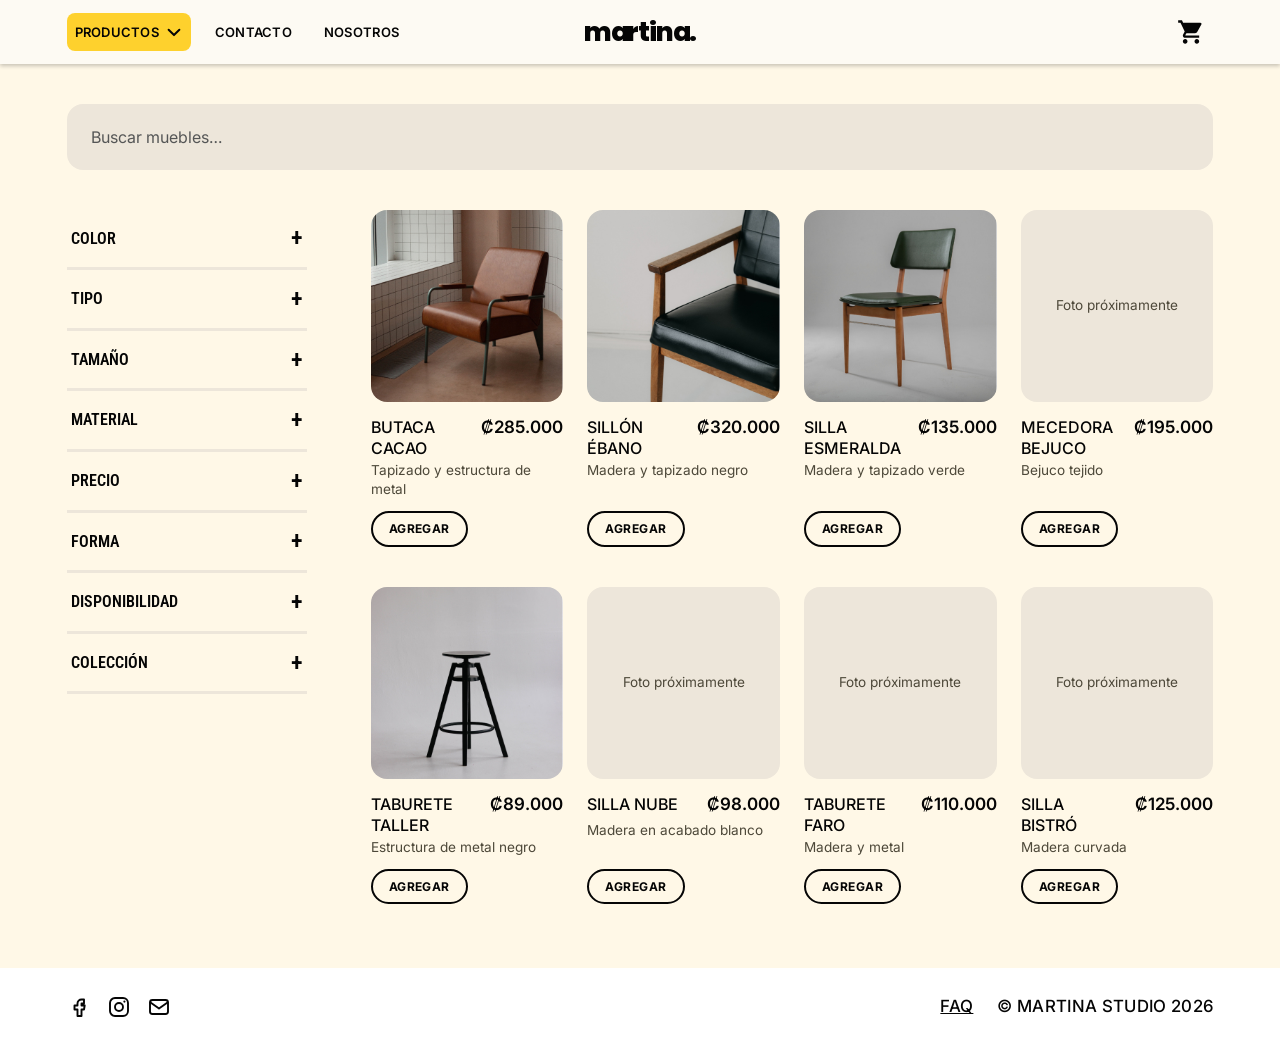
<file: productos.html>
<!DOCTYPE html>
<html lang="es-CR">
<head>
  <meta charset="utf-8">
  <meta name="viewport" content="width=device-width, initial-scale=1">
  <title>Productos | martina.</title>
  <meta name="description" content="Catálogo de muebles martina.: sillas, butacas, taburetes y mecedoras para tu hogar.">
  <link rel="icon" href="img/favicon.svg" type="image/svg+xml">

  <!-- Bootstrap (desde CDN) -->
  <link rel="stylesheet" href="https://cdn.jsdelivr.net/npm/bootstrap@5.3.2/dist/css/bootstrap.min.css">
  <!-- Tipografías: Poppins (logo), Roboto Condensed (títulos), Inter (texto) -->
  <link rel="preconnect" href="https://fonts.googleapis.com">
  <link rel="preconnect" href="https://fonts.gstatic.com" crossorigin>
  <link rel="stylesheet" href="https://fonts.googleapis.com/css2?family=Inter:wght@300;400;500;600;700&family=Poppins:wght@800&family=Roboto+Condensed:wght@700&display=swap">
  <!-- Nuestros estilos (después de Bootstrap para poder personalizarlo) -->
  <link rel="stylesheet" href="css/estilos.css">
</head>
<body>
  <a class="salto" href="#contenido">Saltar al contenido</a>
  <header class="site-header">
    <nav class="navbar navbar-expand-lg" aria-label="Principal">
      <div class="container-fluid barra">
        <button class="navbar-toggler" type="button" data-bs-toggle="collapse" data-bs-target="#menu" aria-controls="menu" aria-expanded="false" aria-label="Abrir menú">
          <span class="navbar-toggler-icon"></span>
        </button>

        <div class="collapse navbar-collapse" id="menu">
          <ul class="navbar-nav align-items-lg-center gap-lg-3">
            <li class="nav-item dropdown">
              <div class="pastilla activa">
                <a class="nav-link" href="productos.html" aria-current="page">Productos</a>
                <button class="nav-link dropdown-toggle flecha" type="button" data-bs-toggle="dropdown" aria-expanded="false">
                  <span class="visually-hidden">Mostrar categorías</span>
                </button>
                <ul class="dropdown-menu">
                  <li><a class="dropdown-item" href="productos.html">Todos los productos</a></li>
                  <li><a class="dropdown-item" href="productos.html#sillas">Sillas</a></li>
                  <li><a class="dropdown-item" href="productos.html#butacas">Butacas</a></li>
                  <li><a class="dropdown-item" href="productos.html#taburetes">Taburetes</a></li>
                  <li><a class="dropdown-item" href="productos.html#mecedoras">Mecedoras</a></li>
                </ul>
              </div>
            </li>
            <li class="nav-item"><a class="nav-link pastilla" href="contacto.html">Contacto</a></li>
            <li class="nav-item"><a class="nav-link pastilla" href="nosotros.html">Nosotros</a></li>
          </ul>
        </div>

        <a class="logo" href="index.html" aria-label="martina., ir al inicio">martina.</a>
        <a class="carrito-link" href="carrito.html" aria-label="Ver carrito de compras">
          <img src="img/icons/cart.svg" alt="" width="28" height="28">
        </a>
      </div>
    </nav>
  </header>

  <main id="contenido" class="catalogo contenedor">
    <h1 class="visually-hidden">Catálogo de productos</h1>

    <form class="buscador" role="search" action="productos.html">
      <label class="visually-hidden" for="buscar">Buscar muebles</label>
      <input class="form-control" id="buscar" name="q" type="search" placeholder="Buscar muebles…">
    </form>

    <div class="catalogo-grid">
      <aside class="filtros" aria-label="Filtros de productos">
        <!-- En celular los filtros se esconden detrás de este botón; en pantalla grande siempre se ven -->
        <button class="btn btn-martina-borde btn-chico d-lg-none mb-3" type="button" data-bs-toggle="collapse" data-bs-target="#panel-filtros" aria-expanded="false" aria-controls="panel-filtros">Filtros</button>
        <div class="collapse d-lg-block" id="panel-filtros">
          <div class="accordion">
        <div class="accordion-item">
          <h2 class="accordion-header">
            <button class="accordion-button collapsed" type="button" data-bs-toggle="collapse" data-bs-target="#filtro-0" aria-expanded="false" aria-controls="filtro-0">Color</button>
          </h2>
          <div id="filtro-0" class="accordion-collapse collapse">
            <div class="accordion-body">
              <div class="form-check"><input class="form-check-input" type="checkbox" id="f0-0"><label class="form-check-label" for="f0-0">Café</label></div>
              <div class="form-check"><input class="form-check-input" type="checkbox" id="f0-1"><label class="form-check-label" for="f0-1">Negro</label></div>
              <div class="form-check"><input class="form-check-input" type="checkbox" id="f0-2"><label class="form-check-label" for="f0-2">Verde</label></div>
              <div class="form-check"><input class="form-check-input" type="checkbox" id="f0-3"><label class="form-check-label" for="f0-3">Natural</label></div>
              <div class="form-check"><input class="form-check-input" type="checkbox" id="f0-4"><label class="form-check-label" for="f0-4">Blanco</label></div>
            </div>
          </div>
        </div>
        <div class="accordion-item">
          <h2 class="accordion-header">
            <button class="accordion-button collapsed" type="button" data-bs-toggle="collapse" data-bs-target="#filtro-1" aria-expanded="false" aria-controls="filtro-1">Tipo</button>
          </h2>
          <div id="filtro-1" class="accordion-collapse collapse">
            <div class="accordion-body">
              <div class="form-check"><input class="form-check-input" type="checkbox" id="f1-0"><label class="form-check-label" for="f1-0">Silla</label></div>
              <div class="form-check"><input class="form-check-input" type="checkbox" id="f1-1"><label class="form-check-label" for="f1-1">Butaca</label></div>
              <div class="form-check"><input class="form-check-input" type="checkbox" id="f1-2"><label class="form-check-label" for="f1-2">Taburete</label></div>
              <div class="form-check"><input class="form-check-input" type="checkbox" id="f1-3"><label class="form-check-label" for="f1-3">Mecedora</label></div>
            </div>
          </div>
        </div>
        <div class="accordion-item">
          <h2 class="accordion-header">
            <button class="accordion-button collapsed" type="button" data-bs-toggle="collapse" data-bs-target="#filtro-2" aria-expanded="false" aria-controls="filtro-2">Tamaño</button>
          </h2>
          <div id="filtro-2" class="accordion-collapse collapse">
            <div class="accordion-body">
              <div class="form-check"><input class="form-check-input" type="checkbox" id="f2-0"><label class="form-check-label" for="f2-0">Pequeño</label></div>
              <div class="form-check"><input class="form-check-input" type="checkbox" id="f2-1"><label class="form-check-label" for="f2-1">Mediano</label></div>
              <div class="form-check"><input class="form-check-input" type="checkbox" id="f2-2"><label class="form-check-label" for="f2-2">Grande</label></div>
            </div>
          </div>
        </div>
        <div class="accordion-item">
          <h2 class="accordion-header">
            <button class="accordion-button collapsed" type="button" data-bs-toggle="collapse" data-bs-target="#filtro-3" aria-expanded="false" aria-controls="filtro-3">Material</button>
          </h2>
          <div id="filtro-3" class="accordion-collapse collapse">
            <div class="accordion-body">
              <div class="form-check"><input class="form-check-input" type="checkbox" id="f3-0"><label class="form-check-label" for="f3-0">Madera</label></div>
              <div class="form-check"><input class="form-check-input" type="checkbox" id="f3-1"><label class="form-check-label" for="f3-1">Metal</label></div>
              <div class="form-check"><input class="form-check-input" type="checkbox" id="f3-2"><label class="form-check-label" for="f3-2">Tapizado</label></div>
              <div class="form-check"><input class="form-check-input" type="checkbox" id="f3-3"><label class="form-check-label" for="f3-3">Bejuco</label></div>
            </div>
          </div>
        </div>
        <div class="accordion-item">
          <h2 class="accordion-header">
            <button class="accordion-button collapsed" type="button" data-bs-toggle="collapse" data-bs-target="#filtro-4" aria-expanded="false" aria-controls="filtro-4">Precio</button>
          </h2>
          <div id="filtro-4" class="accordion-collapse collapse">
            <div class="accordion-body">
              <div class="form-check"><input class="form-check-input" type="checkbox" id="f4-0"><label class="form-check-label" for="f4-0">Menos de ₡100.000</label></div>
              <div class="form-check"><input class="form-check-input" type="checkbox" id="f4-1"><label class="form-check-label" for="f4-1">₡100.000 – ₡250.000</label></div>
              <div class="form-check"><input class="form-check-input" type="checkbox" id="f4-2"><label class="form-check-label" for="f4-2">Más de ₡250.000</label></div>
            </div>
          </div>
        </div>
        <div class="accordion-item">
          <h2 class="accordion-header">
            <button class="accordion-button collapsed" type="button" data-bs-toggle="collapse" data-bs-target="#filtro-5" aria-expanded="false" aria-controls="filtro-5">Forma</button>
          </h2>
          <div id="filtro-5" class="accordion-collapse collapse">
            <div class="accordion-body">
              <div class="form-check"><input class="form-check-input" type="checkbox" id="f5-0"><label class="form-check-label" for="f5-0">Recta</label></div>
              <div class="form-check"><input class="form-check-input" type="checkbox" id="f5-1"><label class="form-check-label" for="f5-1">Curva</label></div>
            </div>
          </div>
        </div>
        <div class="accordion-item">
          <h2 class="accordion-header">
            <button class="accordion-button collapsed" type="button" data-bs-toggle="collapse" data-bs-target="#filtro-6" aria-expanded="false" aria-controls="filtro-6">Disponibilidad</button>
          </h2>
          <div id="filtro-6" class="accordion-collapse collapse">
            <div class="accordion-body">
              <div class="form-check"><input class="form-check-input" type="checkbox" id="f6-0"><label class="form-check-label" for="f6-0">En stock</label></div>
              <div class="form-check"><input class="form-check-input" type="checkbox" id="f6-1"><label class="form-check-label" for="f6-1">Por encargo</label></div>
            </div>
          </div>
        </div>
        <div class="accordion-item">
          <h2 class="accordion-header">
            <button class="accordion-button collapsed" type="button" data-bs-toggle="collapse" data-bs-target="#filtro-7" aria-expanded="false" aria-controls="filtro-7">Colección</button>
          </h2>
          <div id="filtro-7" class="accordion-collapse collapse">
            <div class="accordion-body">
              <div class="form-check"><input class="form-check-input" type="checkbox" id="f7-0"><label class="form-check-label" for="f7-0">Nórdica</label></div>
              <div class="form-check"><input class="form-check-input" type="checkbox" id="f7-1"><label class="form-check-label" for="f7-1">Contemporánea</label></div>
              <div class="form-check"><input class="form-check-input" type="checkbox" id="f7-2"><label class="form-check-label" for="f7-2">Minimalista</label></div>
            </div>
          </div>
        </div>
          </div>
        </div>
      </aside>

      <section aria-label="Productos">
        <ul class="rejilla">
        <li class="producto" id="butacas">
          <figure>
            <img src="img/butaca-cacao.jpg" alt="Butaca tapizada en marrón con estructura de metal verde oscuro junto a una ventana" width="274" height="284" loading="lazy">
          </figure>
          <div class="producto-datos">
            <h2 class="producto-nombre">Butaca Cacao</h2>
            <p class="producto-precio">₡285.000</p>
            <p class="producto-info">Tapizado y estructura de metal</p>
          </div>
          <a class="btn btn-martina-borde btn-chico" href="carrito.html">Agregar<span class="visually-hidden"> Butaca Cacao al carrito</span></a>
        </li>
        <li class="producto">
          <figure>
            <img src="img/sillon-ebano.jpg" alt="Detalle de sillón con brazos de madera y asiento tapizado en negro" width="274" height="284" loading="lazy">
          </figure>
          <div class="producto-datos">
            <h2 class="producto-nombre">Sillón Ébano</h2>
            <p class="producto-precio">₡320.000</p>
            <p class="producto-info">Madera y tapizado negro</p>
          </div>
          <a class="btn btn-martina-borde btn-chico" href="carrito.html">Agregar<span class="visually-hidden"> Sillón Ébano al carrito</span></a>
        </li>
        <li class="producto" id="sillas">
          <figure>
            <img src="img/silla-esmeralda.jpg" alt="Silla con asiento y respaldo tapizados en verde oscuro y patas de madera" width="274" height="284" loading="lazy">
          </figure>
          <div class="producto-datos">
            <h2 class="producto-nombre">Silla Esmeralda</h2>
            <p class="producto-precio">₡135.000</p>
            <p class="producto-info">Madera y tapizado verde</p>
          </div>
          <a class="btn btn-martina-borde btn-chico" href="carrito.html">Agregar<span class="visually-hidden"> Silla Esmeralda al carrito</span></a>
        </li>
        <li class="producto" id="mecedoras">
          <figure>
            <!-- FOTO PENDIENTE: Mecedora/silla de bejuco tejido con cojín claro, sobre piso de concreto pulido y fondo gris claro.
               Tamaño: 800 x 800 px (cuadrada), JPG, guardada como img/mecedora-bejuco.jpg.
               Reemplaza el div "sin-foto" por:
               <img src="img/mecedora-bejuco.jpg" alt="Mecedora de bejuco tejido con cojín claro" width="800" height="800" loading="lazy"> -->
          <div class="sin-foto" role="img" aria-label="Mecedora de bejuco tejido con cojín claro">Foto próximamente</div>
          </figure>
          <div class="producto-datos">
            <h2 class="producto-nombre">Mecedora Bejuco</h2>
            <p class="producto-precio">₡195.000</p>
            <p class="producto-info">Bejuco tejido</p>
          </div>
          <a class="btn btn-martina-borde btn-chico" href="carrito.html">Agregar<span class="visually-hidden"> Mecedora Bejuco al carrito</span></a>
        </li>
        <li class="producto" id="taburetes">
          <figure>
            <img src="img/taburete-taller.jpg" alt="Taburete alto negro de metal con asiento redondo sobre fondo gris claro" width="274" height="284" loading="lazy">
          </figure>
          <div class="producto-datos">
            <h2 class="producto-nombre">Taburete Taller</h2>
            <p class="producto-precio">₡89.000</p>
            <p class="producto-info">Estructura de metal negro</p>
          </div>
          <a class="btn btn-martina-borde btn-chico" href="carrito.html">Agregar<span class="visually-hidden"> Taburete Taller al carrito</span></a>
        </li>
        <li class="producto">
          <figure>
            <!-- FOTO PENDIENTE: Silla blanca de madera, de lado, frente a una pared azul marino y piso de madera.
               Tamaño: 800 x 800 px (cuadrada), JPG, guardada como img/silla-nube.jpg.
               Reemplaza el div "sin-foto" por:
               <img src="img/silla-nube.jpg" alt="Silla blanca de madera frente a una pared azul marino" width="800" height="800" loading="lazy"> -->
          <div class="sin-foto" role="img" aria-label="Silla blanca de madera frente a una pared azul marino">Foto próximamente</div>
          </figure>
          <div class="producto-datos">
            <h2 class="producto-nombre">Silla Nube</h2>
            <p class="producto-precio">₡98.000</p>
            <p class="producto-info">Madera en acabado blanco</p>
          </div>
          <a class="btn btn-martina-borde btn-chico" href="carrito.html">Agregar<span class="visually-hidden"> Silla Nube al carrito</span></a>
        </li>
        <li class="producto">
          <figure>
            <!-- FOTO PENDIENTE: Taburete alto de madera con travesaño metálico y una lámpara blanca encima, fondo claro.
               Tamaño: 800 x 800 px (cuadrada), JPG, guardada como img/taburete-faro.jpg.
               Reemplaza el div "sin-foto" por:
               <img src="img/taburete-faro.jpg" alt="Taburete alto de madera con una lámpara de escritorio encima" width="800" height="800" loading="lazy"> -->
          <div class="sin-foto" role="img" aria-label="Taburete alto de madera con una lámpara de escritorio encima">Foto próximamente</div>
          </figure>
          <div class="producto-datos">
            <h2 class="producto-nombre">Taburete Faro</h2>
            <p class="producto-precio">₡110.000</p>
            <p class="producto-info">Madera y metal</p>
          </div>
          <a class="btn btn-martina-borde btn-chico" href="carrito.html">Agregar<span class="visually-hidden"> Taburete Faro al carrito</span></a>
        </li>
        <li class="producto">
          <figure>
            <!-- FOTO PENDIENTE: Silla de madera curvada tipo bistró, tono oscuro, junto a una cortina blanca.
               Tamaño: 800 x 800 px (cuadrada), JPG, guardada como img/silla-bistro.jpg.
               Reemplaza el div "sin-foto" por:
               <img src="img/silla-bistro.jpg" alt="Silla de madera curvada estilo bistró junto a una cortina clara" width="800" height="800" loading="lazy"> -->
          <div class="sin-foto" role="img" aria-label="Silla de madera curvada estilo bistró junto a una cortina clara">Foto próximamente</div>
          </figure>
          <div class="producto-datos">
            <h2 class="producto-nombre">Silla Bistró</h2>
            <p class="producto-precio">₡125.000</p>
            <p class="producto-info">Madera curvada</p>
          </div>
          <a class="btn btn-martina-borde btn-chico" href="carrito.html">Agregar<span class="visually-hidden"> Silla Bistró al carrito</span></a>
        </li>
        </ul>
      </section>
    </div>
  </main>

  <footer class="pie">
    <div class="pie-interior d-flex flex-wrap justify-content-between align-items-center gap-3">
      <ul class="list-unstyled d-flex gap-3 mb-0">
        <li><a href="https://www.facebook.com/martina.studio" target="_blank" rel="noopener noreferrer"><img src="img/icons/facebook.svg" alt="Facebook de martina. (se abre en una pestaña nueva)" width="24" height="24"></a></li>
        <li><a href="https://www.instagram.com/martina.studio" target="_blank" rel="noopener noreferrer"><img src="img/icons/instagram.svg" alt="Instagram de martina. (se abre en una pestaña nueva)" width="24" height="24"></a></li>
        <li><a href="mailto:martina@studio.com"><img src="img/icons/mail.svg" alt="Enviar correo a martina@studio.com" width="24" height="24"></a></li>
      </ul>
      <div class="d-flex flex-wrap align-items-center gap-2 gap-md-4">
        <a class="pie-texto" href="preguntas-frecuentes.html">FAQ</a>
        <p class="pie-texto">&copy; Martina Studio 2026</p>
      </div>
    </div>
  </footer>

  <!-- JavaScript de Bootstrap: hace funcionar el menú, el submenú y los acordeones -->
  <script src="https://cdn.jsdelivr.net/npm/bootstrap@5.3.2/dist/js/bootstrap.bundle.min.js"></script>
</body>
</html>
</file>
<file: css/estilos.css>
/* ==========================================================================
   martina. studio — estilos.css
   Se carga DESPUÉS de Bootstrap, así que lo que escribimos aquí tiene
   prioridad. Orden del archivo:
     1. Variables (colores, fuentes)
     2. Base (body, títulos, enlaces)
     3. Bootstrap personalizado (botones, formularios, acordeón, menú)
     4. Piezas del sitio (logo, sello, tarjetas, pie)
     5. Páginas (inicio, productos, carrito, contacto, nosotros, FAQ)
   El diseño es "mobile first": los estilos base son para celular y las
   media queries (min-width) los van ajustando en pantallas más grandes.
   ========================================================================== */


/* ---------- 1. Variables ---------- */
:root {
  --tinta: #050505;
  --crema: #fff8e7;
  --crema-claro: #fdfaf3;
  --arena: #ede6da;
  --linea: #d8cfbd;
  --amarillo: #fed12d;
  --amarillo-suave: #ffe58a;
  --verde: #1e3a2b;
  --gris: #4d4839;
  --error: #b3261e;

  --fuente-logo: "Poppins", Arial, sans-serif;
  --fuente-titulos: "Roboto Condensed", "Arial Narrow", Arial, sans-serif;
  --fuente-texto: "Inter", "Segoe UI", Arial, sans-serif;

  --margen: clamp(1rem, 5.2vw, 4.75rem);

  /* Le decimos a Bootstrap que use nuestros colores de enlace y de títulos */
  --bs-link-color-rgb: 5, 5, 5;
  --bs-link-hover-color-rgb: 5, 5, 5;
  --bs-heading-color: #050505;
}


/* ---------- 2. Base ---------- */
html {
  scroll-behavior: smooth;
  scroll-padding-top: 5rem;
}

body {
  display: flex;
  flex-direction: column;
  min-height: 100vh;
  background: var(--crema);
  color: var(--tinta);
  font-family: var(--fuente-texto);
  font-size: 1.0625rem;
  line-height: 1.6;
}

main {
  flex: 1;
}

img {
  max-width: 100%;
  height: auto;
}

h1, h2, h3 {
  font-family: var(--fuente-titulos);
  font-weight: 700;
  line-height: 1.1;
  text-transform: uppercase;
}

h1 { font-size: clamp(1.9rem, 1.5rem + 2vw, 2.9rem); }
h2 { font-size: clamp(1.5rem, 1.3rem + 1vw, 2rem); }
h3 { font-size: 1.25rem; }

ul {
  margin: 0;
  padding: 0;
  list-style: none;
}

a:focus-visible,
button:focus-visible {
  outline: 3px solid var(--tinta);
  outline-offset: 3px;
}

.contenedor {
  width: 100%;
  max-width: 96rem;
  margin-inline: auto;
  padding-inline: var(--margen);
}

/* Enlace oculto para saltar al contenido (accesibilidad con teclado) */
.salto {
  position: absolute;
  top: -4rem;
  left: 1rem;
  z-index: 2000;
  padding: 0.75rem 1rem;
  background: var(--amarillo);
  border-radius: 0.5rem;
  font-weight: 600;
  text-decoration: none;
}

.salto:focus {
  top: 0.75rem;
}


/* ---------- 3. Bootstrap personalizado ---------- */

/* Botones: usamos el .btn de Bootstrap y solo cambiamos sus variables */
.btn-martina,
.btn-martina-borde {
  --bs-btn-padding-x: 1.5rem;
  --bs-btn-padding-y: 0.85rem;
  --bs-btn-font-size: 0.8125rem;
  --bs-btn-font-weight: 700;
  --bs-btn-line-height: 1;
  --bs-btn-border-width: 2px;
  --bs-btn-border-radius: 999px;
  --bs-btn-focus-shadow-rgb: 254, 209, 45;
  letter-spacing: 0.04em;
  text-transform: uppercase;
  transition: background-color 0.2s, color 0.2s, border-color 0.2s;
}

.btn-martina {
  --bs-btn-color: #050505;
  --bs-btn-bg: #fed12d;
  --bs-btn-border-color: #fed12d;
  --bs-btn-hover-color: #050505;
  --bs-btn-hover-bg: #ffe58a;
  --bs-btn-hover-border-color: #ffe58a;
  --bs-btn-active-color: #050505;
  --bs-btn-active-bg: #ffe58a;
  --bs-btn-active-border-color: #ffe58a;
}

.btn-martina-borde {
  --bs-btn-color: #050505;
  --bs-btn-bg: transparent;
  --bs-btn-border-color: #050505;
  --bs-btn-hover-color: #fff8e7;
  --bs-btn-hover-bg: #050505;
  --bs-btn-hover-border-color: #050505;
  --bs-btn-active-color: #fff8e7;
  --bs-btn-active-bg: #050505;
  --bs-btn-active-border-color: #050505;
}

.btn-chico {
  --bs-btn-padding-x: 1rem;
  --bs-btn-padding-y: 0.6rem;
  --bs-btn-font-size: 0.75rem;
}

/* Formularios: clases de Bootstrap con nuestro borde y colores */
.form-label {
  font-size: 0.875rem;
  font-weight: 600;
}

.form-control,
.form-select {
  padding: 0.8rem 1rem;
  border: 2px solid var(--linea);
  border-radius: 1rem;
  background-color: var(--crema-claro);
  color: var(--tinta);
}

.form-control:focus,
.form-select:focus {
  border-color: var(--tinta);
  background-color: var(--crema-claro);
  box-shadow: 0 0 0 0.25rem var(--amarillo);
}

/* Campo inválido (después de que la persona lo tocó) */
.form-control:user-invalid,
.form-select:user-invalid {
  border-color: var(--error);
}

.form-check-input {
  border: 2px solid var(--tinta);
}

.form-check-input:checked {
  background-color: var(--tinta);
  border-color: var(--tinta);
}

.form-check-input:focus {
  border-color: var(--tinta);
  box-shadow: 0 0 0 0.25rem var(--amarillo);
}

/* Acordeón (filtros y preguntas frecuentes): quitamos el estilo azul de
   Bootstrap y ponemos un "+" que cambia a "−" cuando está abierto */
.accordion {
  --bs-accordion-bg: transparent;
  --bs-accordion-color: #050505;
  --bs-accordion-border-width: 0;
  --bs-accordion-border-radius: 0;
  --bs-accordion-inner-border-radius: 0;
  --bs-accordion-btn-bg: transparent;
  --bs-accordion-btn-color: #050505;
  --bs-accordion-active-bg: transparent;
  --bs-accordion-active-color: #050505;
  --bs-accordion-btn-padding-x: 0.25rem;
  --bs-accordion-body-padding-x: 0.25rem;
  --bs-accordion-btn-icon: none;
  --bs-accordion-btn-active-icon: none;
  --bs-accordion-btn-focus-box-shadow: none;
}

.accordion-item {
  border-bottom: 3px solid var(--arena);
}

.accordion-button {
  font-weight: 600;
}

.accordion-button::after,
.accordion-button:not(.collapsed)::after {
  width: auto;
  height: auto;
  font-size: 1.5rem;
  line-height: 1;
  transform: none;
}

.accordion-button::after {
  content: "+";
}

.accordion-button:not(.collapsed)::after {
  content: "\2212";
}

.accordion-button:not(.collapsed) {
  box-shadow: none;
}


/* ---------- 4. Piezas del sitio ---------- */

/* Cabecera: usa el navbar de Bootstrap y una cuadrícula (grid) de 3 columnas
   para que el logo quede siempre al centro */
.site-header {
  position: sticky;
  top: 0;
  z-index: 1030;
  background: var(--crema-claro);
  box-shadow: 0 2px 4px rgba(0, 0, 0, 0.22);
}

.site-header .navbar {
  --bs-navbar-padding-y: 0;
  --bs-navbar-color: #050505;
  --bs-navbar-hover-color: #050505;
  --bs-navbar-active-color: #050505;
  --bs-navbar-brand-color: #050505;
  padding: 0;
}

.site-header .barra {
  display: grid;
  grid-template-columns: 1fr auto 1fr;
  align-items: center;
  min-height: 4rem;
  padding-inline: var(--margen);
}

.navbar-toggler {
  grid-column: 1;
  grid-row: 1;
  justify-self: start;
  border: 0;
}

.logo {
  grid-column: 2;
  grid-row: 1;
  font-family: var(--fuente-logo);
  font-size: 1.65rem;
  font-weight: 800;
  letter-spacing: -0.045em;
  line-height: 1;
  text-decoration: none;
}

.carrito-link {
  grid-column: 3;
  grid-row: 1;
  justify-self: end;
  padding: 0.5rem;
}

/* En celular el menú se despliega debajo, ocupando todo el ancho */
.navbar-collapse {
  grid-column: 1 / -1;
  grid-row: 2;
  padding-bottom: 1rem;
}

@media (min-width: 992px) {
  .navbar-collapse {
    grid-column: 1;
    grid-row: 1;
    padding-bottom: 0;
  }
}

/* Enlaces del menú con forma de "pastilla" */
.navbar-nav .nav-link {
  padding: 0.65rem 0.7rem;
  font-size: 0.8125rem;
  font-weight: 600;
  letter-spacing: 0.02em;
  line-height: 1;
  text-transform: uppercase;
}

.pastilla {
  display: flex;
  align-items: center;
  width: fit-content;
  border-radius: 0.5rem;
  transition: background-color 0.2s;
}

.pastilla:hover {
  background: var(--amarillo-suave);
}

.pastilla.activa {
  background: var(--amarillo);
}

/* Flecha del submenú: reemplazamos el triangulito de Bootstrap por nuestro ícono */
.flecha {
  padding-left: 0.2rem !important;
}

.flecha::after {
  width: 1.1rem;
  height: 1.1rem;
  margin: 0;
  border: 0;
  vertical-align: middle;
  background: url("../img/icons/chevron.svg") center / contain no-repeat;
  transition: transform 0.2s;
}

.flecha.show::after {
  transform: rotate(180deg);
}

.pastilla .nav-link:first-child {
  padding-right: 0.2rem;
}

.dropdown-menu {
  --bs-dropdown-bg: #fdfaf3;
  --bs-dropdown-border-width: 0;
  --bs-dropdown-border-radius: 1rem;
  --bs-dropdown-padding-x: 0.5rem;
  --bs-dropdown-padding-y: 0.5rem;
  --bs-dropdown-link-color: #050505;
  --bs-dropdown-link-hover-color: #050505;
  --bs-dropdown-link-hover-bg: #ffe58a;
  --bs-dropdown-link-active-color: #050505;
  --bs-dropdown-link-active-bg: #fed12d;
  --bs-dropdown-item-padding-y: 0.6rem;
  --bs-dropdown-item-padding-x: 0.8rem;
  min-width: 14rem;
  box-shadow: 0 12px 32px rgba(5, 5, 5, 0.18);
}

/* El submenú flota sobre la página (también en celular) */
.navbar-nav .dropdown-menu {
  position: absolute;
}

.dropdown-item {
  border-radius: 0.5rem;
  font-size: 0.9rem;
  font-weight: 500;
}

/* Logo de texto "mar / tina." */
.wordmark {
  display: block;
  width: fit-content;
  font-family: var(--fuente-logo);
  font-weight: 800;
  line-height: 0.84;
  letter-spacing: -0.045em;
  text-transform: lowercase;
}

.wordmark span {
  display: block;
}

.wordmark .punto {
  display: inline-block;
  width: 0.27em;
  height: 0.27em;
  margin-left: 0.05em;
}

/* Sello amarillo "NUEVO" y su animación de entrada */
.sello {
  position: absolute;
  display: grid;
  place-items: center;
  width: 6.75rem;
  aspect-ratio: 1;
  background: url("../img/sello-amarillo.svg") center / contain no-repeat;
  font-family: var(--fuente-logo);
  font-size: 1.05rem;
  font-weight: 800;
  text-transform: uppercase;
  transform: rotate(-15deg);
  animation: estampar 0.9s ease 0.25s both;
}

@keyframes estampar {
  from { opacity: 0; transform: rotate(-70deg) scale(0.4); }
  to { opacity: 1; transform: rotate(-15deg) scale(1); }
}

/* Tarjeta de producto */
.producto {
  display: flex;
  flex-direction: column;
  gap: 0.75rem;
}

.producto figure {
  margin: 0;
  overflow: hidden;
  aspect-ratio: 1;
  border-radius: 1rem;
  background: var(--arena);
}

.producto img {
  width: 100%;
  height: 100%;
  object-fit: cover;
  transition: transform 0.5s;
}

.producto:hover img {
  transform: scale(1.04);
}

.producto-datos {
  display: grid;
  grid-template-columns: minmax(0, 1fr);
  row-gap: 0.15rem;
}

@media (min-width: 768px) {
  .producto-datos {
    grid-template-columns: minmax(0, 1fr) auto;
    column-gap: 0.75rem;
    align-items: baseline;
  }
}

.producto-nombre {
  margin: 0;
  font-family: var(--fuente-texto);
  font-size: 1rem;
  font-weight: 500;
  line-height: 1.3;
}

.producto-precio {
  margin: 0;
  font-weight: 600;
  white-space: nowrap;
}

.producto-info {
  grid-column: 1 / -1;
  margin: 0;
  color: var(--gris);
  font-size: 0.85rem;
  line-height: 1.4;
}

.producto .btn {
  align-self: flex-start;
  margin-top: auto;
}

.sin-foto {
  display: grid;
  place-items: center;
  height: 100%;
  padding: 1rem;
  color: var(--gris);
  font-size: 0.85rem;
  text-align: center;
}

/* Rejilla de productos (2 columnas en celular, 3 en tablet, 4 en pantalla grande) */
.rejilla {
  display: grid;
  grid-template-columns: repeat(2, minmax(0, 1fr));
  gap: 2rem 1rem;
}

@media (min-width: 768px) {
  .rejilla {
    grid-template-columns: repeat(3, minmax(0, 1fr));
    gap: 2.5rem 1.5rem;
  }

  .rejilla-4 {
    grid-template-columns: repeat(4, minmax(0, 1fr));
  }
}

@media (min-width: 1200px) {
  .rejilla {
    grid-template-columns: repeat(4, minmax(0, 1fr));
  }
}

/* Pie de página */
.pie {
  background: #fff;
}

.pie-interior {
  max-width: 100rem;
  margin-inline: auto;
  padding: 1.5rem var(--margen);
}

.pie-texto {
  margin: 0;
  font-size: 1.05rem;
  font-weight: 500;
  letter-spacing: 0.02em;
  text-transform: uppercase;
}


/* ---------- 5. Páginas ---------- */

/* Inicio: portada */
.hero {
  display: grid;
  grid-template-columns: minmax(0, 1fr);
}

.hero-texto {
  display: flex;
  flex-direction: column;
  gap: 3rem;
  padding: 2.5rem var(--margen) 4rem;
}

.hero-logo {
  font-size: clamp(4.5rem, 9.2vw, 9rem);
}

.hero-titulo {
  max-width: 14ch;
  margin-bottom: 1rem;
  font-size: clamp(1.7rem, 1.2rem + 1.6vw, 2.3rem);
}

.hero-parrafo {
  max-width: 24rem;
  margin-bottom: 1.5rem;
}

.hero-foto {
  position: relative;
}

.hero-foto img {
  width: 100%;
  aspect-ratio: 4 / 3;
  object-fit: cover;
  border-radius: 1.75rem 1.75rem 0 0;
}

.hero .sello {
  top: -3.4rem;
  right: var(--margen);
}

@media (min-width: 992px) {
  .hero {
    grid-template-columns: 38fr 62fr;
    min-height: min(45rem, calc(100vh - 9rem));
  }

  .hero-texto {
    justify-content: space-between;
    padding: clamp(2rem, 6vw, 5rem) 1.5rem clamp(2rem, 5vw, 4rem) var(--margen);
  }

  .hero-foto img {
    height: 100%;
    aspect-ratio: auto;
    border-radius: 1.75rem 0 0 0;
  }

  .hero .sello {
    top: auto;
    right: auto;
    bottom: 12%;
    left: -4.4rem;
    width: 8.75rem;
    font-size: 1.35rem;
  }
}

/* Inicio: secciones */
.seccion {
  padding-block: 4rem;
}

.seccion-claro {
  background: var(--crema-claro);
}

.seccion-titulo {
  display: flex;
  flex-wrap: wrap;
  align-items: baseline;
  justify-content: space-between;
  gap: 0.75rem 1.5rem;
  margin-bottom: 2.5rem;
}

.enlace-ver {
  font-size: 0.875rem;
  font-weight: 600;
  text-transform: uppercase;
}

.beneficios {
  display: grid;
  grid-template-columns: minmax(0, 1fr);
  gap: 2.5rem;
}

.beneficios li::before {
  content: "";
  display: block;
  width: 2.75rem;
  height: 2.75rem;
  margin-bottom: 1rem;
  background: url("../img/sello-amarillo.svg") center / contain no-repeat;
}

.beneficios h3 {
  margin-bottom: 0.5rem;
}

.beneficios p {
  max-width: 24rem;
  margin: 0;
  color: var(--gris);
}

@media (min-width: 768px) {
  .beneficios {
    grid-template-columns: repeat(3, minmax(0, 1fr));
  }
}

.banda {
  display: flex;
  flex-wrap: wrap;
  align-items: center;
  justify-content: space-between;
  gap: 1.5rem 2.5rem;
  padding: clamp(1.75rem, 5vw, 4rem);
  border-radius: 1.75rem;
  background: var(--verde);
  color: var(--crema);
}

.banda h2 {
  max-width: 18ch;
  margin-bottom: 0.75rem;
  color: var(--crema);
}

.banda p {
  max-width: 34rem;
  margin: 0;
}

/* Productos: buscador, filtros y rejilla */
.catalogo {
  padding-block: 2.5rem 4rem;
}

.buscador {
  margin-bottom: 2.5rem;
  padding: 0.5rem;
  border-radius: 1rem;
  background: var(--arena);
}

.buscador .form-control {
  border: 0;
  background: transparent;
}

.buscador .form-control:focus {
  box-shadow: none;
}

.buscador:focus-within {
  box-shadow: 0 0 0 0.25rem var(--amarillo);
}

.catalogo-grid {
  display: grid;
  grid-template-columns: minmax(0, 1fr);
  gap: 1rem;
}

.filtros .accordion-button {
  padding-block: 1.05rem;
  font-size: 1rem;
  text-transform: uppercase;
}

.filtros .accordion-body {
  display: grid;
  gap: 0.75rem;
  padding-bottom: 1.25rem;
}

.filtros .form-check {
  margin: 0;
}

@media (min-width: 992px) {
  .catalogo-grid {
    grid-template-columns: 15rem minmax(0, 1fr);
    gap: 4rem;
    align-items: start;
  }
}

/* Carrito */
.carrito {
  display: grid;
  grid-template-columns: minmax(0, 1fr);
  gap: 3rem;
  padding-block: 3rem 4rem;
}

.carrito-lista {
  display: grid;
  grid-template-columns: repeat(2, minmax(0, 1fr));
  gap: 2rem 1rem;
  align-content: start;
}

.resumen {
  padding: 2rem;
  border-radius: 1.75rem;
  background: var(--arena);
}

.resumen h2 {
  margin-bottom: 2rem;
}

.resumen-linea {
  display: flex;
  justify-content: space-between;
  gap: 1rem;
  margin-bottom: 1rem;
  font-weight: 500;
  text-transform: uppercase;
}

.resumen-total {
  margin: 2rem 0 1.5rem;
  padding-top: 1rem;
  border-top: 2px solid var(--linea);
  font-weight: 700;
}

.resumen .btn {
  display: block;
  width: fit-content;
  margin-inline: auto;
}

@media (min-width: 768px) {
  .carrito-lista {
    grid-template-columns: repeat(3, minmax(0, 1fr));
    gap: 2rem 1.5rem;
  }
}

@media (min-width: 992px) {
  .carrito {
    grid-template-columns: minmax(0, 1fr) minmax(18rem, 27rem);
    gap: 4rem;
    align-items: start;
  }
}

/* Contacto */
.contacto {
  display: grid;
  grid-template-columns: minmax(0, 1fr);
}

.contacto-info {
  padding: 3rem var(--margen) 4rem;
}

.contacto h1 {
  margin-bottom: 2.5rem;
}

.contacto-lista li {
  display: flex;
  align-items: center;
  gap: 1rem;
  margin-bottom: 1rem;
}

.contacto-lista a,
.contacto-tel {
  text-decoration: none;
}

.contacto-tel {
  display: inline-block;
  margin-bottom: 0.75rem;
  font-size: 1.75rem;
  font-weight: 300;
}

.contacto-datos {
  margin-bottom: 3.5rem;
  color: var(--gris);
  font-style: normal;
}

.contacto h2 {
  margin-bottom: 1.5rem;
}

.contacto-foto {
  position: relative;
  min-height: 16rem;
}

.contacto-foto img {
  position: absolute;
  inset: 0;
  width: 100%;
  height: 100%;
  object-fit: cover;
}

.contacto-foto .wordmark {
  display: none;
  position: absolute;
  right: 2rem;
  bottom: 2rem;
  font-size: clamp(2.75rem, 5vw, 4.5rem);
}

@media (min-width: 992px) {
  .contacto {
    grid-template-columns: 2fr 1fr;
  }

  .contacto-info {
    max-width: 44rem;
  }

  .contacto-foto {
    min-height: 28rem;
  }

  .contacto-foto .wordmark {
    display: block;
  }
}

/* Nosotros */
.nosotros {
  max-width: 44rem;
  margin-inline: auto;
  padding: 4rem var(--margen) 5rem;
}

.nosotros h1 {
  margin-bottom: 1.5rem;
}

.nosotros-texto {
  margin-bottom: 1.5rem;
  font-size: 1.2rem;
  line-height: 1.65;
}

.pilares {
  display: grid;
  gap: 1.5rem;
  margin: 4rem 0;
}

.pilares li {
  padding-left: 1.5rem;
  border-left: 4px solid var(--amarillo);
}

.pilares h3 {
  margin-bottom: 0.25rem;
}

.pilares p {
  margin: 0;
  color: var(--gris);
}

.nosotros .wordmark {
  margin-inline: auto;
  font-size: clamp(3.5rem, 8vw, 5rem);
}

/* Preguntas frecuentes */
.faq {
  max-width: 52rem;
  margin-inline: auto;
  padding: 4rem var(--margen) 5rem;
}

.faq h1 {
  margin-bottom: 0.75rem;
}

.faq .accordion-button {
  padding-block: 1rem;
  font-size: 1.2rem;
  line-height: 1.3;
}

.faq .accordion-body {
  color: var(--gris);
}

/* Página de gracias */
.aviso {
  display: grid;
  justify-items: center;
  gap: 1.5rem;
  max-width: 36rem;
  margin-inline: auto;
  padding: 5rem var(--margen);
  text-align: center;
}

.aviso .wordmark {
  font-size: 5rem;
}

/* Si la persona pidió menos movimiento en su dispositivo, quitamos animaciones */
@media (prefers-reduced-motion: reduce) {
  * {
    animation: none !important;
    transition: none !important;
  }
}
</file>
